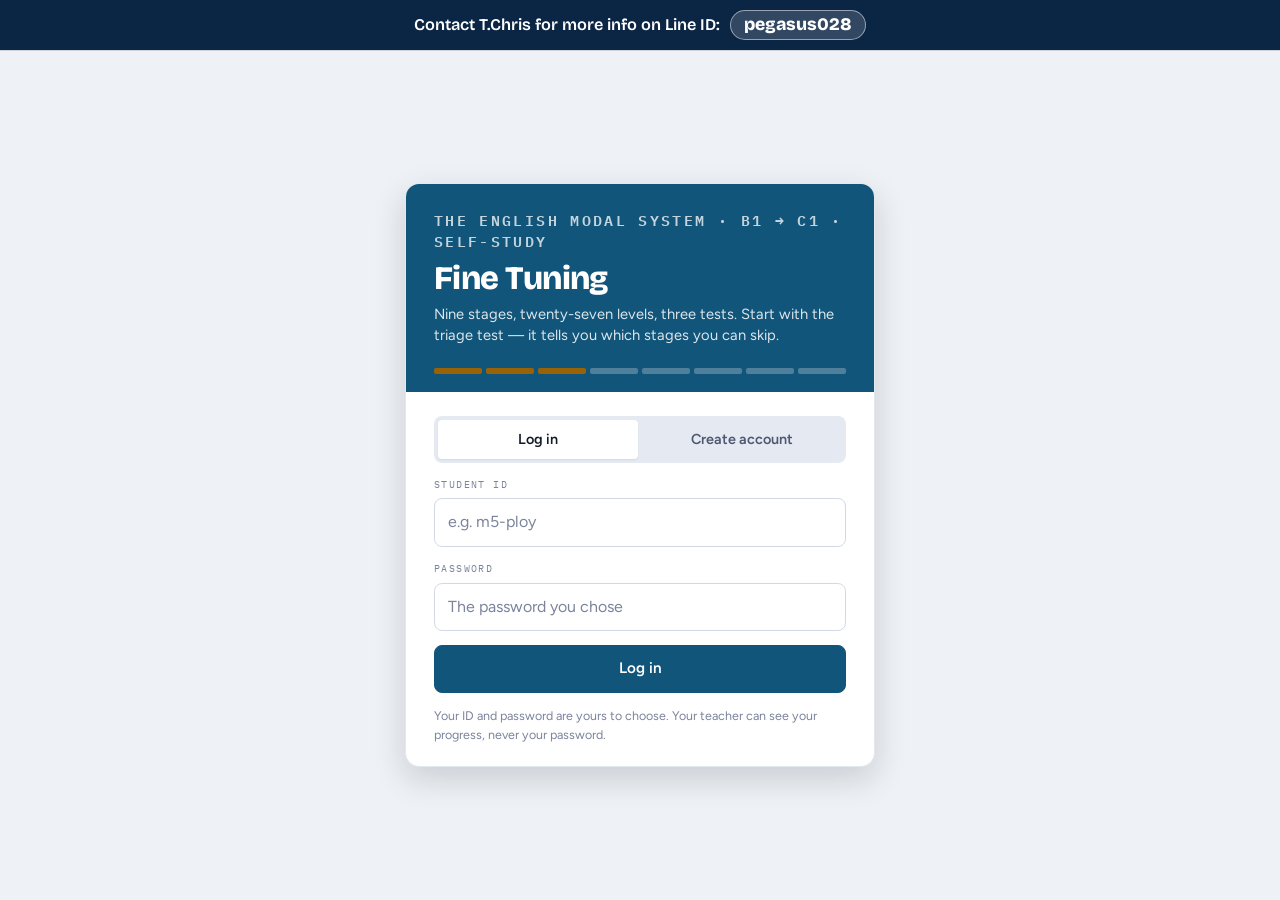
<file: index.html>
<!DOCTYPE html>
<html lang="en">
<head>
<meta charset="utf-8">
<meta name="viewport" content="width=device-width, initial-scale=1">
<title>Fine Tuning — The English Modal System</title>
<link rel="icon" href="data:image/svg+xml,%3Csvg xmlns='http://www.w3.org/2000/svg' viewBox='0 0 32 32'%3E%3Crect width='32' height='32' rx='7' fill='%2312557A'/%3E%3Cpath d='M6 22 A10 10 0 0 1 26 22' fill='none' stroke='%23E5AE4A' stroke-width='2.2' stroke-linecap='round'/%3E%3Cpath d='M16 22 L22 13' stroke='%23E5AE4A' stroke-width='2.4' stroke-linecap='round'/%3E%3Ccircle cx='16' cy='22' r='2.2' fill='%23E5AE4A'/%3E%3C/svg%3E">
<link rel="preconnect" href="https://fonts.googleapis.com">
<link rel="preconnect" href="https://fonts.gstatic.com" crossorigin>
<link rel="stylesheet" href="https://fonts.googleapis.com/css2?family=Bricolage+Grotesque:opsz,wght@12..96,600;12..96,800&family=Figtree:wght@400;500;600;700&family=IBM+Plex+Mono:wght@400;600&display=swap">
<link rel="stylesheet" href="theme.css?v=2026-11-10sd">
<link rel="stylesheet" href="prep.css?v=2026-11-18b">
<style>
/* ======================= STUDENT CONSOLE ============================== */
.wrap{max-width:900px;margin:0 auto;padding-inline:16px}
.hidden{display:none!important}
.tiny{font-size:.78rem;color:var(--ink-3);line-height:1.5}

/* ---------------------------------------------------------- login card */
#screen-login{display:flex;align-items:center;justify-content:center;padding:28px 16px}
.console{
  width:100%;max-width:470px;background:var(--surface);border-radius:var(--r-l);
  box-shadow:var(--shadow-l);overflow:hidden;border:1px solid var(--rule-soft);
}
.console-top{padding:26px var(--pad) 22px;background:var(--accent);color:var(--accent-ink)}
.console-top .kicker{color:var(--accent-ink);opacity:.75}
.console-top h1{font-size:2.05rem;line-height:1.02;margin:10px 0 8px;font-weight:800}
.console-top p{font-size:.92rem;opacity:.85;line-height:1.45}
.readout{
  display:flex;gap:0;background:var(--accent);padding:0 var(--pad) 18px;color:var(--accent-ink);
}
.readout span{
  flex:1;height:6px;background:rgba(255,255,255,.25);margin-right:4px;border-radius:2px;
}
.readout span:last-child{margin-right:0}
.readout span.on{background:var(--gold)}
.console-body{padding:24px var(--pad) 22px;display:flex;flex-direction:column;gap:14px}
.tabs{display:flex;gap:4px;background:var(--surface-2);padding:4px;border-radius:var(--r-m)}
.tab{
  flex:1;padding:8px;border:none;background:transparent;border-radius:var(--r-s);
  font-weight:600;font-size:.9rem;color:var(--ink-2);cursor:pointer;
}
.tab.on{background:var(--surface);color:var(--ink);box-shadow:var(--shadow-s)}
.msg{font-size:.88rem;padding:10px 12px;border-radius:var(--r-m);line-height:1.45}
.msg.bad{background:var(--no-soft);color:var(--no)}
.msg.info{background:var(--surface-2);color:var(--ink-2)}

/* --------------------------------------------------------------- header */
.bar{position:sticky;top:var(--ribbon-h);z-index:20;background:var(--ground);border-bottom:1px solid var(--rule)}
.bar-in{max-width:900px;margin:0 auto;padding:12px 16px;display:flex;align-items:center;gap:14px;flex-wrap:wrap}
.bar-id{display:flex;flex-direction:column;gap:1px;min-width:0;flex:1 1 150px}
.bar-name{font-family:var(--f-display);font-weight:700;font-size:1.02rem;line-height:1.15;overflow:hidden;text-overflow:ellipsis;white-space:nowrap}
.bar-rank{font-family:var(--f-mono);font-size:9.5px;letter-spacing:.13em;text-transform:uppercase;color:var(--accent)}
.gauge{flex:2 1 190px;display:flex;flex-direction:column;gap:4px;min-width:150px}
.gauge-top{display:flex;justify-content:space-between;align-items:baseline;font-family:var(--f-mono);font-size:9.5px;letter-spacing:.12em;text-transform:uppercase;color:var(--ink-3)}
.gauge-top b{font-size:12px;color:var(--ink);font-variant-numeric:tabular-nums}
.bar-line{height:7px;background:var(--surface-3);border-radius:99px;overflow:hidden}
.bar-line span{display:block;height:100%;background:var(--accent);border-radius:99px;transition:width .5s ease}
.bar-line.thin{height:5px}
.bar-line.gold span{background:var(--gold)}
.bar-stats{display:flex;gap:7px;flex:0 0 auto;align-items:center}
.chip{
  display:flex;flex-direction:column;align-items:center;padding:5px 9px;border-radius:var(--r-m);
  background:var(--surface);border:1px solid var(--rule-soft);min-width:48px;
}
.chip b{font-family:var(--f-mono);font-size:13px;font-weight:600;font-variant-numeric:tabular-nums;line-height:1.2}
.chip span{font-family:var(--f-mono);font-size:8.5px;letter-spacing:.1em;text-transform:uppercase;color:var(--ink-3)}
.chip.streak b{color:var(--gold)}
.nav{display:flex;gap:2px;max-width:900px;margin:0 auto;padding:0 12px 8px;overflow-x:auto}
.nav button{
  border:none;background:transparent;padding:7px 11px;border-radius:var(--r-m);cursor:pointer;
  font-family:var(--f-mono);font-size:10px;font-weight:600;letter-spacing:.11em;text-transform:uppercase;
  color:var(--ink-3);white-space:nowrap;
}
.nav button.on{background:var(--accent-soft);color:var(--accent)}
.nav button:hover{color:var(--ink)}

main{padding-block:22px 72px}
.sect-h{display:flex;align-items:baseline;justify-content:space-between;gap:12px;margin-bottom:14px;flex-wrap:wrap}
.sect-h h2{font-size:1.45rem}

/* -------------------------------------------------------- resume card */
.resume{
  width:100%;text-align:left;display:flex;align-items:stretch;overflow:hidden;
  border:none;border-radius:var(--r-l);background:var(--accent);color:var(--accent-ink);
  box-shadow:var(--shadow-m);cursor:pointer;margin-bottom:22px;padding:0;
  transition:transform .12s,box-shadow .12s;
}
.resume:hover{transform:translateY(-1px);box-shadow:var(--shadow-l)}
.resume.done{cursor:default;background:var(--ok)}
.resume-art{flex:0 0 118px;height:auto;margin:0;border-radius:0;align-self:stretch;background:rgba(255,255,255,.12)}
@media (max-width:560px){.resume-art{display:none}}
.resume-t{flex:1;min-width:0;display:flex;flex-direction:column;gap:2px;padding:15px 18px}
.resume-t .kicker{color:var(--accent-ink);opacity:.75}
.resume-n{font-family:var(--f-display);font-weight:700;font-size:1.16rem;line-height:1.2}
.resume-s{font-size:.86rem;opacity:.85;line-height:1.4}
.resume-go{flex:0 0 auto;align-self:center;padding:10px 20px 10px 6px;font-weight:700;font-size:.95rem;white-space:nowrap}

/* ------------------------------------------------------------- systems */
.systems{display:flex;flex-direction:column;gap:12px}
.sys{background:var(--surface);border:1px solid var(--rule-soft);border-radius:var(--r-l);box-shadow:var(--shadow-s);overflow:hidden}
.sys.done{border-color:var(--ok)}
.sys-head{
  width:100%;display:flex;gap:12px;align-items:flex-start;padding:15px 16px;
  background:none;border:none;cursor:pointer;text-align:left;
}
.sys-art{flex:0 0 96px;height:34px;border-radius:var(--r-s);overflow:hidden;margin:0;background:var(--accent-soft)}
.sys-art svg{display:block;width:100%;height:100%}
@media (max-width:560px){.sys-art{display:none}}
.sys-meta{flex:1;min-width:0;display:flex;flex-direction:column;gap:5px}
.sys-line1{display:flex;align-items:center;gap:8px;flex-wrap:wrap}
.sys-code{font-family:var(--f-mono);font-size:10px;font-weight:600;letter-spacing:.1em;color:var(--ink-3)}
.sys-name{font-family:var(--f-display);font-weight:700;font-size:1.08rem;line-height:1.2}
.sys-blurb{font-size:.88rem;color:var(--ink-2);line-height:1.45}
.sys-prog{display:flex;align-items:center;gap:9px}
.sys-prog .bar-line{flex:1}
.sys-pct{font-family:var(--f-mono);font-size:10px;color:var(--ink-3);font-variant-numeric:tabular-nums}
.caret{flex:0 0 auto;color:var(--ink-3);font-size:1.1rem;padding-top:2px;transition:transform .18s}
.sys.exp .caret{transform:rotate(90deg)}
.sys-body{border-top:1px solid var(--rule-soft);padding:8px 10px 12px;display:flex;flex-direction:column;gap:10px}
/* ---- reading a paper back -------------------------------------------- */
.rev{display:flex;flex-direction:column;gap:12px}
.rev-top{display:flex;gap:14px;align-items:flex-start;justify-content:space-between;flex-wrap:wrap}
.rev-top h2{font-family:var(--f-display);font-size:1.5rem;margin-top:2px}
.rev-sub{font-size:.9rem;color:var(--ink-2);margin-top:5px;max-width:60ch}
.rev-sec{
  display:flex;gap:9px;align-items:baseline;flex-wrap:wrap;
  border-bottom:1px solid var(--rule);padding-bottom:6px;margin-top:16px;
}
.rev-sec-p{font-family:var(--f-mono);font-size:10px;letter-spacing:.1em;color:var(--ink-3)}
.rev-sec-t{font-family:var(--f-display);font-weight:700;font-size:1.02rem}
.rev-passage{
  background:var(--surface-2);border:1px solid var(--rule-soft);border-radius:var(--r-m);
  padding:14px 16px;font-size:.93rem;line-height:1.65;
}
.rev-passage p+p{margin-top:.75em}
.revq{
  background:var(--surface);border:1px solid var(--rule-soft);border-left-width:3px;
  border-radius:var(--r-m);padding:13px 15px;display:flex;flex-direction:column;gap:9px;
}
.revq.ok{border-left-color:var(--ok)}
.revq.bad{border-left-color:var(--no)}
.revq.blank{border-left-color:var(--ink-3)}
.revq-h{display:flex;gap:9px;align-items:center}
.revq-n{
  width:22px;height:22px;border-radius:50%;background:var(--surface-2);color:var(--ink-2);
  display:grid;place-items:center;font-family:var(--f-mono);font-size:11px;flex:0 0 auto;
}
.revq-s{font-family:var(--f-mono);font-size:10px;letter-spacing:.07em;text-transform:uppercase;color:var(--ink-3)}
.revq.ok .revq-s{color:var(--ok)}
.revq.bad .revq-s{color:var(--no)}
.revq-given{font-style:italic;color:var(--ink-2);font-size:.93rem}
.revq-line{font-size:.93rem;line-height:1.6;background:var(--surface-2);border-radius:var(--r-s);padding:8px 11px}
.revq-line b{font-family:var(--f-mono);font-size:10px;color:var(--ink-3);margin-right:7px}
.rev-dlg p{display:block}
.rev-dlg p b{font-family:var(--f-mono);font-size:10px;color:var(--ink-3);margin-right:7px}
.revq-stem{font-size:.97rem;line-height:1.55}
.revq-opts{list-style:none;display:flex;flex-direction:column;gap:5px;counter-reset:o}
.revq-opts li{
  counter-increment:o;position:relative;padding:8px 11px 8px 32px;font-size:.92rem;
  border:1px solid var(--rule-soft);border-radius:var(--r-s);background:var(--surface-2);
}
.revq-opts li::before{
  content:counter(o);position:absolute;left:11px;top:8px;
  font-family:var(--f-mono);font-size:10px;color:var(--ink-3);
}
.revq-opts li.key{border-color:var(--ok);background:var(--ok-soft)}
.revq-opts li.chose{border-color:var(--no);background:var(--no-soft)}
.revq-tag{
  margin-left:8px;font-family:var(--f-mono);font-size:9px;letter-spacing:.06em;
  text-transform:uppercase;padding:1px 6px;border-radius:99px;white-space:nowrap;
}
.revq-tag.key{background:var(--ok);color:#fff}
.revq-tag.chose{background:var(--no);color:#fff}
.revq-fix{font-size:.9rem;color:var(--ok)}
.revq-blank{font-size:.88rem;color:var(--ink-3)}
.revq-why{font-size:.92rem;line-height:1.6;color:var(--ink-2);border-top:1px dashed var(--rule-soft);padding-top:9px}
.revq-wh{
  display:inline-block;font-family:var(--f-mono);font-size:9px;letter-spacing:.08em;
  text-transform:uppercase;color:var(--ink-3);margin-right:8px;
}
.revq-go{font-size:.85rem;color:var(--ink-3)}
.linky{background:none;border:none;padding:0;color:var(--accent);cursor:pointer;font:inherit;text-decoration:underline}
.step-acts{display:flex;gap:8px;flex-wrap:wrap;padding:0 16px 13px}

/* ---- arriving from the checklist ------------------------------------- */
.pace{
  font-family:var(--f-mono);font-size:10px;letter-spacing:.06em;text-transform:uppercase;
  color:var(--ink-3);white-space:nowrap;
}
.pace.ok{color:var(--ok)}
.pace.low{color:var(--no)}

/* ---- the class dropdown on the sign-in screen ------------------------- */
#f-pick{
  width:100%;padding:11px 13px;border-radius:var(--r-m);
  border:1px solid var(--rule);background:var(--surface);color:var(--ink);
  font-family:inherit;font-size:1rem;line-height:1.3;appearance:none;
  background-image:url("data:image/svg+xml,%3Csvg xmlns='http://www.w3.org/2000/svg' viewBox='0 0 12 8'%3E%3Cpath fill='%237C8A98' d='M1 1l5 5 5-5'/%3E%3C/svg%3E");
  background-repeat:no-repeat;background-position:right 13px center;background-size:11px;
  padding-right:34px;
}
#f-pick:focus{outline:2px solid var(--accent-line);outline-offset:1px}
#f-pick option{color:var(--ink);background:var(--surface)}
.tabs .tab{white-space:nowrap}
@media (max-width:420px){ .tabs{flex-wrap:wrap} }

/* ---- one introduction spanning a system's modules --------------------- */
.ckgroup{display:flex;flex-direction:column;gap:7px}
.ckgrid{display:flex;gap:8px;align-items:stretch}
.ckstack{flex:1;min-width:0;display:flex;flex-direction:column;gap:7px}
.ckstack .ckrow{width:100%}
.ckpod{
  flex:0 0 auto;display:flex;flex-direction:column;align-items:center;justify-content:center;gap:7px;
  padding:0 16px;min-width:116px;
  border:1px solid var(--rule);border-radius:var(--r-m);background:var(--surface);
  color:var(--ink);font-size:.85rem;font-weight:600;cursor:pointer;white-space:nowrap;
  transition:border-color .12s,background .12s;
}
.ckpod:hover{border-color:var(--accent-line);background:var(--accent-soft)}
.ckpod.done{border-color:var(--ok);color:var(--ok)}
.ckpod.done .res-i{background:var(--ok)}
.ckpod-l{line-height:1.2}
@media (max-width:560px){
  .ckgrid{flex-direction:column}
  .ckpod{flex-direction:row;padding:9px 14px;min-width:0}
}

/* ---- the last two days ------------------------------------------------- */
.sprint{
  background:var(--surface);border:1px solid var(--accent-line);border-left:4px solid var(--accent);
  border-radius:var(--r-l);box-shadow:var(--shadow-s);padding:16px 18px;margin-bottom:14px;
  display:flex;flex-direction:column;gap:11px;
}
.sprint-h{display:flex;flex-direction:column;gap:3px}
.sprint-n{font-family:var(--f-display);font-weight:700;font-size:1.22rem;line-height:1.2}
.sprint-s{font-size:.88rem;color:var(--ink-2);line-height:1.5}
.sprint-bar{height:8px;border-radius:99px;background:var(--surface-2);overflow:hidden}
.sprint-bar span{display:block;height:100%;background:var(--accent);border-radius:99px;transition:width .4s}
.sprint-r{display:flex;gap:9px;flex-wrap:wrap}
.sprint-r .btn{flex:1;min-width:140px}

/* ---- the class board ---------------------------------------------------- */
.boardwrap{margin-top:22px}
.boardbar{
  position:relative;height:10px;border-radius:99px;background:var(--surface-2);
  overflow:hidden;margin-bottom:11px;
}
.boardbar span{display:block;height:100%;background:var(--gold);border-radius:99px;transition:width .5s}
.boardbar i{
  position:absolute;right:8px;top:-17px;font-family:var(--f-mono);font-size:9px;
  letter-spacing:.06em;color:var(--ink-3);font-style:normal;
}
.board{list-style:none;display:flex;flex-direction:column;gap:5px}
.board li{
  display:flex;align-items:center;gap:11px;padding:9px 12px;border-radius:var(--r-m);
  background:var(--surface);border:1px solid var(--rule-soft);font-size:.92rem;
}
.board li.me{border-color:var(--accent);background:var(--accent-soft);font-weight:600}
.board li.apart{margin-top:8px;border-style:dashed}
.board-p{
  flex:0 0 auto;width:22px;text-align:center;font-family:var(--f-mono);
  font-size:11px;color:var(--ink-3);
}
.board li.me .board-p{color:var(--accent)}
.board-n{flex:1;min-width:0;overflow:hidden;text-overflow:ellipsis;white-space:nowrap}
.board-c,.board-q{
  flex:0 0 auto;display:flex;flex-direction:column;align-items:flex-end;
  font-family:var(--f-display);font-weight:700;font-size:.95rem;line-height:1.1;
}
.board-c i,.board-q i{
  font-family:var(--f-mono);font-size:8px;letter-spacing:.06em;text-transform:uppercase;
  color:var(--ink-3);font-style:normal;font-weight:400;
}
.board-c{min-width:44px}
.board-q{min-width:58px}

/* ---- the summary slides, at the head of the revision sheet ------------- */
.rvslides{
  background:var(--surface);border:1px solid var(--rule-soft);border-radius:var(--r-l);
  box-shadow:var(--shadow-s);padding:16px 17px 13px;
}
.rvs-h{display:flex;align-items:baseline;justify-content:space-between;gap:12px;margin-bottom:11px}
.rvs-h h3{font-family:var(--f-display);font-size:1.12rem;line-height:1.2}
.rvs-count{flex:0 0 auto;font-family:var(--f-mono);font-size:11px;letter-spacing:.06em;color:var(--ink-3)}
.rvs-stage{position:relative;max-width:820px;margin:0 auto;border-radius:var(--r-m);overflow:hidden;background:#0b0f14}
.rvs-slide{display:none;margin:0}
.rvs-slide.on{display:block}
.rvs-slide img{display:block;width:100%;height:auto;cursor:zoom-in}
.rvs-slide figcaption{display:none}
.rvs-bar{display:flex;align-items:center;gap:10px;margin-top:11px}
.rvs-nav{
  flex:0 0 auto;width:36px;height:36px;border:1px solid var(--rule);border-radius:50%;
  cursor:pointer;background:var(--surface);color:var(--ink-2);
  font-size:20px;line-height:1;display:grid;place-items:center;
}
.rvs-nav:hover{background:var(--accent-soft);color:var(--accent);border-color:var(--accent-line)}
.rvs-dots{flex:1 1 auto;display:flex;flex-wrap:wrap;gap:6px;justify-content:center}
.rvs-dot{width:9px;height:9px;padding:0;border:0;border-radius:50%;cursor:pointer;background:var(--rule)}
.rvs-dot.on{background:var(--accent)}
.rvs-foot{margin-top:9px;text-align:center;font-size:.8rem;color:var(--ink-3)}
.rvs-big{display:block;width:100%;height:auto;border-radius:var(--r-m)}

/* ---- the revision sheet ------------------------------------------------ */
.rvwrap{display:flex;flex-direction:column;gap:18px}
.rvsec{
  background:var(--surface);border:1px solid var(--rule-soft);border-radius:var(--r-l);
  box-shadow:var(--shadow-s);padding:18px 19px;
}
.rvh{display:flex;align-items:center;gap:11px;font-family:var(--f-display);font-size:1.22rem;line-height:1.2}
.rvh-n{
  flex:0 0 auto;width:28px;height:28px;border-radius:8px;background:var(--accent);color:var(--accent-ink);
  display:grid;place-items:center;font-family:var(--f-mono);font-size:13px;font-weight:600;
}
.rvblurb{color:var(--ink-2);font-size:.9rem;margin-top:8px;line-height:1.5}
.rvlvl{
  margin-top:16px;display:flex;align-items:baseline;gap:9px;flex-wrap:wrap;
  font-family:var(--f-display);font-weight:700;font-size:1rem;
  border-bottom:1px solid var(--rule-soft);padding-bottom:5px;
}
.rvlvl-n{font-family:var(--f-mono);font-size:10px;letter-spacing:.09em;text-transform:uppercase;color:var(--ink-3);font-weight:400}
.rvkey{margin-top:9px;font-size:.93rem;line-height:1.6;color:var(--ink-2)}
.rvkey b{display:block;color:var(--ink);font-size:.95rem;margin-bottom:2px}
.rvkey.done{opacity:.45}
.rvrules{margin-top:15px;padding-top:13px;border-top:1px dashed var(--rule)}
.rvrules-h{
  display:block;font-family:var(--f-mono);font-size:10px;letter-spacing:.08em;
  text-transform:uppercase;color:var(--ink-3);margin-bottom:9px;
}
.rvrule{
  margin-bottom:10px;padding-left:11px;border-left:2px solid var(--rule);
  font-size:.92rem;line-height:1.6;color:var(--ink-2);
}
.rvrule b{display:block;color:var(--ink);margin-bottom:1px}
.rvrule.shaky{border-left-color:var(--no);background:var(--no-soft);padding:8px 11px;border-radius:0 var(--r-s) var(--r-s) 0}
.rvflag{
  margin-left:9px;font-family:var(--f-mono);font-size:9px;letter-spacing:.06em;
  text-transform:uppercase;color:var(--no);font-weight:400;
}
@media print{
  .ribbon,.bar,.nav,.sect-h .btn,#toast-slot,#modal-slot{display:none !important}
  body{background:#fff}
  .rvsec{break-inside:avoid;box-shadow:none;border-color:#ccc}
  .rvkey.done{opacity:1}
  .rvs-bar,.rvs-foot,.rvs-count{display:none !important}
  .rvslides{box-shadow:none;border-color:#ccc;padding:0;border:0}
  .rvs-stage{background:none;overflow:visible;border-radius:0}
  .rvs-slide{display:block !important;break-inside:avoid;margin-bottom:9px}
  .rvs-slide img{cursor:auto;border:1px solid #ddd}
}

/* ---- the videos screen -------------------------------------------------- */
.vidlist{display:flex;flex-direction:column;gap:14px}
.vidrow{
  background:var(--surface);border:1px solid var(--rule-soft);border-radius:var(--r-l);
  box-shadow:var(--shadow-s);padding:15px 17px;display:flex;flex-direction:column;gap:11px;
}
.vidrow.done{border-color:var(--ok)}
.vidrow h3{font-family:var(--f-display);font-weight:700;font-size:1.08rem;line-height:1.2}
.ckmedia{flex:0 0 auto;display:flex;flex-direction:column;gap:7px}
.ckmedia .ckpod{flex:1}
@media (max-width:560px){ .ckmedia{flex-direction:row} .ckmedia .ckpod{flex:1} }

/* ---- the podcasts screen ---------------------------------------------- */
.gate-alt{
  display:flex;align-items:center;justify-content:center;gap:11px;flex-wrap:wrap;
  margin-top:18px;font-size:.85rem;color:var(--ink-3);
}
.podlist{display:flex;flex-direction:column;gap:11px}
.podrow{
  background:var(--surface);border:1px solid var(--rule-soft);border-radius:var(--r-l);
  box-shadow:var(--shadow-s);padding:15px 17px;display:flex;flex-direction:column;gap:11px;
}
.podrow.done{border-color:var(--ok)}
.podrow h3{font-family:var(--f-display);font-weight:700;font-size:1.08rem;line-height:1.2}
.podrow .pod-a{width:100%;height:38px}
.podrow-miss{display:none;font-size:.85rem;color:var(--ink-3)}
.podrow.missing .podrow-miss{display:block}

/* ---- narrowing the review to the errors ------------------------------- */
.rev-filter{display:flex;gap:8px;flex-wrap:wrap}
.rev-sec-n{
  margin-left:auto;font-family:var(--f-mono);font-size:10px;letter-spacing:.06em;color:var(--ink-3);
}

/* ---- the exam plan --------------------------------------------------- */
.gate{
  background:var(--surface);border:1px solid var(--accent-line);border-radius:var(--r-l);
  box-shadow:var(--shadow-s);padding:0 0 28px;text-align:center;overflow:hidden;
}
.gate-art{height:74px;margin:0 0 22px;background:var(--accent-soft)}
.gate-art svg{display:block;width:100%;height:100%}
.gate h2{font-family:var(--f-display);font-size:1.75rem;line-height:1.15;padding:0 20px}
.gate>p{font-size:1.05rem;color:var(--ink-2);margin-top:7px;padding:0 20px}
.gate .gate-sub{font-size:.9rem;color:var(--ink-3);max-width:46ch;margin:16px auto 22px;line-height:1.55}
.btn.lg{font-size:1rem;padding:13px 30px}
.step{
  background:var(--surface);border:1px solid var(--rule-soft);border-radius:var(--r-l);
  box-shadow:var(--shadow-s);margin-bottom:14px;overflow:hidden;
}
.step.open{border-color:var(--accent-line)}
.step.shut{opacity:.6}
.step-h{display:flex;gap:12px;align-items:center;padding:14px 16px}
.step-n{
  flex:0 0 auto;width:26px;height:26px;border-radius:50%;background:var(--accent);color:var(--accent-ink);
  display:grid;place-items:center;font-family:var(--f-mono);font-size:12px;font-weight:600;
}
.step.shut .step-n{background:var(--rule);color:var(--ink-3)}
.step-t{flex:1;min-width:0;display:flex;flex-direction:column;gap:3px}
.step-name{font-family:var(--f-display);font-weight:700;font-size:1.05rem}
.step-s{font-size:.85rem;color:var(--ink-2)}
.step-pct{font-family:var(--f-mono);font-size:.95rem;font-weight:600;color:var(--ink-2);font-variant-numeric:tabular-nums}
.step-pct.good{color:var(--ok)}
.step-lock{color:var(--ink-3);font-size:.7rem}
.step-b{border-top:1px solid var(--rule-soft);padding:12px 14px 14px;display:flex;flex-direction:column;gap:7px}
.ck-h{font-size:.85rem;color:var(--ink-2);margin-bottom:3px}
.allclear{font-size:.88rem;color:var(--ok)}
.ckrow{
  display:flex;gap:11px;align-items:center;width:100%;text-align:left;cursor:pointer;
  background:var(--surface-2);border:1px solid var(--rule-soft);border-radius:var(--r-m);padding:10px 12px;
  transition:border-color .12s,background .12s;
}
.ckrow:hover{border-color:var(--accent-line);background:var(--accent-soft)}
.ck-box{
  flex:0 0 auto;width:19px;height:19px;border-radius:5px;border:1.5px solid var(--rule);
  display:grid;place-items:center;font-size:11px;color:var(--accent-ink);
}
.ckrow.done .ck-box{background:var(--ok);border-color:var(--ok);color:#fff}
.ckrow.done .ck-name{text-decoration:line-through;color:var(--ink-3)}
.ck-txt{flex:1;min-width:0;display:flex;flex-direction:column;gap:2px}
.ck-name{font-weight:600;font-size:.94rem}
.ck-sub{font-size:.78rem;color:var(--ink-3)}
.ck-go{flex:0 0 auto;font-family:var(--f-mono);font-size:10px;letter-spacing:.06em;color:var(--accent)}
.ckrow.done .ck-go{color:var(--ok)}

.lvl{border:1px solid var(--rule-soft);border-radius:var(--r-m);overflow:hidden}
.lvl-head{
  width:100%;display:flex;gap:10px;align-items:center;padding:11px 12px;
  background:var(--surface-2);border:none;cursor:pointer;text-align:left;
}
.lvl-n{
  flex:0 0 auto;width:26px;height:26px;border-radius:50%;background:var(--surface);
  border:1px solid var(--rule);display:grid;place-items:center;
  font-family:var(--f-mono);font-size:11px;font-weight:700;color:var(--ink-2);
}
.lvl.done .lvl-n{background:var(--ok);border-color:var(--ok);color:#fff}
.lvl-t{flex:1;min-width:0}
.lvl-name{display:block;font-weight:700;font-size:.96rem;line-height:1.3}
.lvl-sub{display:block;font-family:var(--f-mono);font-size:9.5px;letter-spacing:.1em;text-transform:uppercase;color:var(--ink-3);margin-top:2px}
.lvl-pct{font-family:var(--f-mono);font-size:11px;color:var(--ink-2);font-variant-numeric:tabular-nums;flex:0 0 auto}
.lvl-body{padding:4px 6px 8px;display:flex;flex-direction:column}
.mrow{
  display:flex;align-items:center;gap:11px;width:100%;text-align:left;padding:10px 10px;
  background:none;border:none;border-radius:var(--r-m);cursor:pointer;
}
.mrow:hover:not([disabled]){background:var(--surface-2)}
.mrow[disabled]{opacity:.5;cursor:not-allowed}
.mrow-tick{
  flex:0 0 auto;width:20px;height:20px;border-radius:50%;border:2px solid var(--rule);
  display:grid;place-items:center;font-size:11px;font-weight:700;color:#fff;
}
.mrow.done .mrow-tick{background:var(--ok);border-color:var(--ok)}
.mrow.done .mrow-tick::after{content:"\2713"}
.mrow-txt{flex:1;min-width:0}
.mrow-name{display:block;font-weight:600;font-size:.93rem;line-height:1.35}
.mrow-sub{display:block;font-family:var(--f-mono);font-size:9.5px;letter-spacing:.1em;text-transform:uppercase;color:var(--ink-3);margin-top:2px}
.mrow-score{font-family:var(--f-mono);font-size:11px;color:var(--ink-2);font-variant-numeric:tabular-nums;flex:0 0 auto}
.mrow.check{border-top:1px dashed var(--rule);margin-top:4px}
.mrow.check .mrow-name{color:var(--gold)}

/* --------------------------------------------- stage media (resources) */
.sys-res{
  display:flex;flex-wrap:wrap;gap:7px;padding:0 16px 14px;
  border-bottom:1px solid var(--rule-soft);margin-bottom:-1px;
}
.res{
  display:inline-flex;align-items:center;gap:7px;padding:7px 13px;border-radius:99px;
  border:1px solid var(--rule);background:var(--surface);color:var(--ink);
  font-size:.85rem;font-weight:600;cursor:pointer;text-decoration:none;white-space:nowrap;
  transition:border-color .12s,background .12s;
}
.res:hover{border-color:var(--accent-line);background:var(--accent-soft)}
.res-i{
  width:18px;height:18px;border-radius:50%;background:var(--accent);color:var(--accent-ink);
  display:grid;place-items:center;font-size:10px;flex:0 0 auto;line-height:1;
}
.res.go{border-color:var(--accent-line);background:var(--accent-soft);color:var(--accent)}
.res.go:hover{border-color:var(--accent);background:var(--accent-soft)}
.res.done{border-color:var(--ok);color:var(--ok)}
.res.done .res-i{background:var(--ok)}
.res-x{
  font-family:var(--f-mono);font-size:9px;letter-spacing:.06em;text-transform:uppercase;
  color:var(--ink-3);font-weight:400;
}
.res-drop{flex:0 0 100%}
.res-drop:empty{display:none}
.pod{
  margin-top:10px;padding:12px 14px;border-radius:var(--r-m);
  background:var(--surface-2);border:1px solid var(--rule-soft);
  display:flex;flex-direction:column;gap:10px;
}
.pod-t{display:flex;flex-direction:column;gap:1px;min-width:0}
.pod-n{font-weight:600;font-size:.93rem;line-height:1.25}
.pod-s{font-family:var(--f-mono);font-size:9.5px;letter-spacing:.08em;text-transform:uppercase;color:var(--ink-3)}
.pod-a{width:100%;height:36px}
.modal-card:has(.ytbox){max-width:660px}
.ytbox{width:100%;aspect-ratio:16/9;border-radius:var(--r-m);overflow:hidden;background:var(--ink)}
.ytbox iframe{width:100%;height:100%;border:0;display:block}

/* ---------------------------------------------------------------- play */
.play{max-width:700px;margin:0 auto}
.play-top{display:flex;align-items:center;gap:12px;margin-bottom:14px}
.play-top .bar-line{flex:1}
.qcount{font-family:var(--f-mono);font-size:10px;letter-spacing:.1em;color:var(--ink-3);font-variant-numeric:tabular-nums}
.theory{padding:var(--pad);display:flex;flex-direction:column;gap:14px}
.theory h3{font-size:1.35rem;line-height:1.15}
.theory .key{
  font-size:1.02rem;line-height:1.5;font-weight:600;border-left:3px solid var(--gold);
  padding-left:14px;color:var(--ink);
}
.theory .prose p{font-size:.97rem;line-height:1.65;color:var(--ink-2);margin-bottom:.8em}
.theory .prose p:last-child{margin-bottom:0}
.theory .prose em{font-style:italic;color:var(--ink)}
.theory .prose strong{color:var(--ink)}
.theory .prose u{text-decoration-color:var(--accent-line);text-underline-offset:3px}
.exlist{display:flex;flex-direction:column;gap:10px;background:var(--surface-2);padding:14px;border-radius:var(--r-m)}
.exlist .s{font-size:.99rem}
.exlist .s s{opacity:.62}
.exlist .g{font-family:var(--f-mono);font-size:9.5px;letter-spacing:.06em;color:var(--ink-3);margin-top:3px;line-height:1.45}
.simple-btn{align-self:flex-start}
.qcard{padding:var(--pad);display:flex;flex-direction:column}
.qtype{
  font-family:var(--f-mono);font-size:9.5px;letter-spacing:.15em;text-transform:uppercase;
  color:var(--accent);margin-bottom:12px;display:flex;justify-content:space-between;gap:10px;
}
.qtype .lv{color:var(--ink-3)}
#qhost{margin-bottom:16px}
.qfoot{display:flex;gap:10px;align-items:center;flex-wrap:wrap;position:relative}
.qfoot .grow{flex:1}
#feedback{margin-bottom:14px}

/* --------------------------------------------------------- time bonus */
.timer{position:relative;width:38px;height:38px;flex:0 0 auto}
.timer svg{transform:rotate(-90deg);display:block}
.timer .track{stroke:var(--surface-3)}
.timer .run{stroke:var(--gold);transition:stroke-dashoffset .1s linear,stroke .2s}
.timer.cold .run{stroke:var(--ink-3);opacity:.4}
.timer b{
  position:absolute;inset:0;display:grid;place-items:center;
  font-family:var(--f-mono);font-size:12px;font-weight:600;color:var(--gold);font-variant-numeric:tabular-nums;
}
.timer.cold b{color:var(--ink-3);font-size:9px}
.combo{
  display:inline-flex;align-items:center;gap:5px;padding:4px 9px;border-radius:99px;
  background:var(--gold-soft);color:var(--gold);font-family:var(--f-mono);font-size:10px;
  font-weight:600;letter-spacing:.08em;white-space:nowrap;
}
.xpfloat{
  position:absolute;right:0;top:-6px;font-family:var(--f-display);font-weight:800;font-size:1.15rem;
  color:var(--gold);pointer-events:none;animation:rise 1.1s ease-out forwards;
}
.xpfloat.plain{color:var(--accent)}
@keyframes rise{
  0%{opacity:0;transform:translateY(6px) scale(.9)}
  22%{opacity:1;transform:translateY(-4px) scale(1.06)}
  100%{opacity:0;transform:translateY(-30px) scale(1)}
}
.bonus-note{
  font-family:var(--f-mono);font-size:9.5px;letter-spacing:.1em;text-transform:uppercase;
  color:var(--gold);display:inline-flex;align-items:center;gap:5px;
}
.verdict.ok{animation:pop .28s ease-out}
@keyframes pop{0%{transform:scale(.985)}60%{transform:scale(1.008)}100%{transform:scale(1)}}

/* --------------------------------------------------------------- exam */
.examtop{
  position:sticky;top:calc(var(--ribbon-h) + 4px);z-index:15;
  display:flex;align-items:center;gap:12px;background:var(--surface);
  border:1px solid var(--rule);border-radius:var(--r-m);padding:9px 13px;margin-bottom:14px;
  box-shadow:var(--shadow-s);flex-wrap:wrap;
}
.examtop .sec{font-family:var(--f-mono);font-size:10px;letter-spacing:.11em;text-transform:uppercase;color:var(--accent);font-weight:600}
.examtop .clock{
  margin-left:auto;font-family:var(--f-mono);font-size:1.05rem;font-weight:600;
  font-variant-numeric:tabular-nums;color:var(--ink);
}
.examtop .clock.low{color:var(--no)}
.examnav{display:flex;flex-wrap:wrap;gap:4px;margin-top:10px}
.examnav button{
  width:30px;height:30px;border-radius:var(--r-s);border:1px solid var(--rule);
  background:var(--surface);font-family:var(--f-mono);font-size:11px;cursor:pointer;color:var(--ink-3);
}
.examnav button.ans{background:var(--accent-soft);border-color:var(--accent-line);color:var(--accent);font-weight:600}
.examnav button.here{background:var(--accent);border-color:var(--accent);color:var(--accent-ink);font-weight:700}
.instr{
  font-size:.9rem;color:var(--ink-2);background:var(--surface-2);border-radius:var(--r-m);
  padding:10px 13px;margin-bottom:14px;line-height:1.5;
}
.instr b{color:var(--ink);font-family:var(--f-mono);font-size:10px;letter-spacing:.12em;text-transform:uppercase;display:block;margin-bottom:3px}

/* --------------------------------------------------------- result panel */
.result{padding:var(--pad);text-align:center;display:flex;flex-direction:column;gap:16px;align-items:center}
.score-ring{
  width:126px;height:126px;border-radius:50%;display:grid;place-items:center;
  background:conic-gradient(var(--accent) calc(var(--p)*1%), var(--surface-3) 0);
}
.score-ring i{
  width:100px;height:100px;border-radius:50%;background:var(--surface);display:grid;place-items:center;
  font-family:var(--f-display);font-weight:800;font-size:1.9rem;font-style:normal;font-variant-numeric:tabular-nums;
}
.result h3{font-size:1.4rem}
.result p{color:var(--ink-2);font-size:.95rem;max-width:36rem}
.misslist{width:100%;text-align:left;display:flex;flex-direction:column;gap:8px;margin-top:4px}
.miss{background:var(--surface-2);border-radius:var(--r-m);padding:11px 13px;font-size:.9rem;line-height:1.5}
.miss b{display:block;font-family:var(--f-mono);font-size:9.5px;letter-spacing:.1em;text-transform:uppercase;color:var(--no);margin-bottom:4px}
.sectable{width:100%;border-collapse:collapse;font-size:.88rem;text-align:left}
.sectable th{font-family:var(--f-mono);font-size:9px;letter-spacing:.12em;text-transform:uppercase;color:var(--ink-3);padding:7px 8px;border-bottom:1px solid var(--rule)}
.sectable td{padding:7px 8px;border-bottom:1px solid var(--rule-soft)}
.sectable td.n{font-family:var(--f-mono);font-variant-numeric:tabular-nums;text-align:right}
.sectable tr.low td{background:var(--no-soft)}

/* ------------------------------------------------------------- record */
.awards{display:grid;grid-template-columns:1fr;gap:9px}
@media (min-width:620px){.awards{grid-template-columns:1fr 1fr}}
.award{display:flex;gap:12px;align-items:flex-start;padding:13px 14px;border-radius:var(--r-m);background:var(--surface);border:1px solid var(--rule-soft)}
.award.locked{opacity:.5}
.award-i{
  flex:0 0 auto;width:34px;height:34px;border-radius:50%;display:grid;place-items:center;
  background:var(--surface-2);color:var(--ink-3);font-family:var(--f-mono);font-size:13px;font-weight:600;
}
.award.got .award-i{background:var(--gold-soft);color:var(--gold)}
.award-n{display:block;font-weight:700;font-size:.95rem;font-family:var(--f-display);line-height:1.25}
.award-p{display:block;font-size:.85rem;color:var(--ink-2);line-height:1.4}
.award-h{display:block;font-family:var(--f-mono);font-size:9.5px;letter-spacing:.06em;color:var(--ink-3);margin-top:3px;line-height:1.4}
.sysgrid{display:grid;grid-template-columns:repeat(auto-fill,minmax(148px,1fr));gap:10px}
.systile{border:1px solid var(--rule);border-radius:var(--r-m);padding:11px 12px;display:flex;flex-direction:column;gap:6px}
.systile.done{border-color:var(--ok);background:var(--ok-soft)}
.systile b{font-family:var(--f-display);font-size:.9rem;line-height:1.2}
.systile span{font-family:var(--f-mono);font-size:9px;letter-spacing:.09em;text-transform:uppercase;color:var(--ink-3)}

/* ---------------------------------------------------------------- misc */
.empty{padding:34px 20px;text-align:center;color:var(--ink-3);font-size:.93rem}
.toast{
  position:fixed;left:50%;bottom:22px;transform:translateX(-50%);z-index:60;
  background:var(--ink);color:var(--ground);padding:11px 18px;border-radius:99px;
  font-size:.9rem;font-weight:600;box-shadow:var(--shadow-l);max-width:90vw;
}
.modal{position:fixed;inset:0;z-index:80;display:grid;place-items:center;background:rgba(8,11,18,.66);padding:20px}
.modal-card{
  background:var(--surface);border-radius:var(--r-l);padding:28px var(--pad);max-width:420px;width:100%;
  text-align:center;box-shadow:var(--shadow-l);display:flex;flex-direction:column;gap:12px;align-items:center;
}
.modal-card .seal{
  width:74px;height:74px;border-radius:50%;background:var(--gold-soft);color:var(--gold);
  display:grid;place-items:center;font-family:var(--f-mono);font-size:22px;font-weight:600;
  border:2px solid var(--gold);
}
.settings{display:flex;flex-direction:column;gap:14px;padding:var(--pad)}

/* --------------------------------------------------------- simulations */
.simcard{
  display:flex;gap:14px;align-items:stretch;padding:0;overflow:hidden;
  border:1px solid var(--rule-soft);border-radius:var(--r-l);background:var(--surface);
  box-shadow:var(--shadow-s);margin-bottom:12px;
}
.simcard .simart{flex:0 0 110px;background:var(--accent-soft)}
.simcard .simart svg{display:block;width:100%;height:100%}
@media (max-width:560px){.simcard .simart{display:none}}
.simbody{flex:1;min-width:0;padding:15px 16px;display:flex;flex-direction:column;gap:7px}
.simbody h3{font-size:1.08rem}
.simbody p{font-size:.88rem;color:var(--ink-2);line-height:1.45}
.simmeta{display:flex;gap:7px;flex-wrap:wrap;margin-top:2px}
.simgo{display:flex;gap:8px;flex-wrap:wrap;margin-top:6px}

/* ------------------------------------------------------- contact ribbon */
:root{ --ribbon-h:46px; --ribbon-bg:#0B2545; --ribbon-fg:#FFFFFF; }
.ribbon{
  position:fixed;top:0;left:0;right:0;z-index:50;
  background:var(--ribbon-bg);color:var(--ribbon-fg);
  display:flex;align-items:center;justify-content:center;
  padding:10px 14px;text-align:center;box-shadow:0 1px 0 rgba(0,0,0,.12);
}
.ribbon-in{
  display:inline-flex;align-items:center;justify-content:center;gap:10px;flex-wrap:wrap;
  font-family:var(--f-display);font-weight:600;font-size:1.02rem;line-height:1.25;
}
.ribbon-id{
  display:inline-block;color:var(--ribbon-fg);text-decoration:none;
  font-family:var(--f-display);font-weight:800;font-size:1.1rem;
  padding:3px 13px;border-radius:99px;
  background:rgba(255,255,255,.16);border:1.5px solid rgba(255,255,255,.5);
  transition:background .14s,border-color .14s;
}
.ribbon-id:hover{background:rgba(255,255,255,.28);border-color:#fff}
@media (max-width:560px){
  .ribbon{padding:9px 12px}
  .ribbon-in{font-size:.9rem;gap:8px}
  .ribbon-id{font-size:.98rem;padding:2px 11px}
}
body{padding-top:var(--ribbon-h)}
#screen-login{min-height:calc(100vh - var(--ribbon-h))}

/* Speculation and deduction tab */
.dd-h{font-size:1.05rem;margin:22px 0 10px}
.dd-card{background:var(--surface);border:1px solid var(--rule);border-radius:var(--r-m);padding:14px 16px;margin-bottom:12px}
.dd-t{font-weight:700;margin-bottom:4px}
.dd-p{color:var(--ink-2);font-size:.9rem;margin-bottom:10px}
.dd-scroll{overflow-x:auto}
.dd-table{min-width:560px}
.dd-table td{vertical-align:top}
.dd-chip{display:inline-block;padding:2px 8px;border-radius:var(--r-s);color:#000;font-weight:700;white-space:nowrap}
.dd-chip.g,.dd-q.g{background:#5fd35a}.dd-chip.b,.dd-q.b{background:#2eb8f0}
.dd-chip.y,.dd-q.y{background:#ffd400}.dd-chip.o,.dd-q.o{background:#ff9e3d}
.dd-quad{display:grid;grid-template-columns:92px 1fr 1fr;gap:6px}
.dd-ax{font-size:.72rem;font-weight:700;color:var(--ink-2);display:flex;align-items:center;justify-content:center;text-align:center;border:1px solid var(--rule);border-radius:var(--r-s);padding:6px 4px}
.dd-ax:first-child{border:0}
.dd-q{color:#000;border-radius:var(--r-s);padding:10px 12px;display:flex;flex-direction:column;gap:2px}
.dd-q small{font-size:.68rem;font-weight:700;letter-spacing:.06em;margin-top:4px}
.dd-q b{font-size:.98rem;line-height:1.25}
@media (max-width:520px){.dd-quad{grid-template-columns:54px 1fr 1fr}.dd-q b{font-size:.84rem}.dd-ax{font-size:.62rem}}
</style>
</head>
<body>

<!-- Persistent contact ribbon — sits above every screen of the portal. -->
<div class="ribbon">
  <span class="ribbon-in">Contact T.Chris for more info on Line ID:
    <a class="ribbon-id" href="https://line.me/ti/p/s8-dggjcqD"
       target="_blank" rel="noopener" title="Add T.Chris on LINE">pegasus028</a>
  </span>
</div>

<!-- ===================== LOGIN ===================== -->
<div id="screen-login">
  <div class="console">
    <div class="console-top">
      <p class="kicker">The English Modal System · B1 → C1 · self-study</p>
      <h1>Fine Tuning</h1>
      <p>Nine stages, twenty-seven levels, three tests. Start with the triage test — it tells you which stages you can skip.</p>
    </div>
    <div class="readout">
      <span class="on"></span><span class="on"></span><span class="on"></span><span></span>
      <span></span><span></span><span></span><span></span>
    </div>
    <div class="console-body">
      <div class="tabs" role="tablist">
        <button class="tab on" id="tab-fast" role="tab">Fast Access</button>
        <button class="tab" id="tab-in" role="tab">Log in</button>
        <button class="tab" id="tab-new" role="tab">Create account</button>
      </div>
      <div class="field hidden" id="wrap-pick">
        <label for="f-pick">Find your name</label>
        <select id="f-pick"><option value="">Choose your name…</option></select>
      </div>
      <div class="field" id="wrap-id">
        <label for="f-id">Student ID</label>
        <input type="text" id="f-id" autocomplete="username" placeholder="e.g. m5-ploy" spellcheck="false">
      </div>
      <div class="field hidden" id="wrap-name">
        <label for="f-name">Your English nickname</label>
        <input type="text" id="f-name" autocomplete="name" placeholder="What your teacher calls you in class">
      </div>
      <div class="field">
        <label for="f-pw">Password</label>
        <input type="password" id="f-pw" autocomplete="current-password" placeholder="Choose something you will remember">
      </div>
      <div id="login-msg" class="msg info hidden"></div>
      <button class="btn primary wide" id="btn-go">Log in</button>
      <p class="tiny" id="login-tip">Your ID and password are yours to choose. Your teacher can see your progress, never your password.</p>
    </div>
  </div>
</div>

<!-- ===================== APP ===================== -->
<div id="screen-app" class="hidden">
  <header class="bar">
    <div class="bar-in">
      <div class="bar-id">
        <span class="bar-name" id="hdr-name">—</span>
        <span class="bar-rank" id="hdr-rank">—</span>
      </div>
      <div class="gauge">
        <div class="gauge-top"><span>Course readiness</span><b id="hdr-ready">0%</b></div>
        <div class="bar-line"><span id="hdr-bar" style="width:0%"></span></div>
      </div>
      <div class="bar-stats">
        <div class="chip streak"><b id="hdr-streak">0</b><span>Streak</span></div>
        <div class="chip"><b id="hdr-xp">0</b><span>XP</span></div>
        <button class="btn sm" id="btn-out" title="Log out">Log out</button>
      </div>
    </div>
    <nav class="nav">
      <button data-view="plan" class="on">Your route</button>
      <button data-view="map">Stages</button>
      <button data-view="lab">Modal Lab</button>
      <button data-view="utests">Unit tests</button>
      <button data-view="prep">Unit 5 test prep</button>
      <button data-view="deduce">Decision tree</button>
      <button data-view="revise">Revision sheet</button>
      <button data-view="vids">Videos</button>
      <button data-view="pods">Podcasts</button>
      <button data-view="faults">Fault list<span id="nav-faults"></span></button>
      <button data-view="record">Record<span id="nav-record"></span></button>
      <button data-view="settings">Settings</button>
    </nav>
  </header>

  <div id="modebar-slot"></div>

  <main class="wrap">
    <section id="view-plan"></section>
    <section id="view-map" class="hidden"></section>
    <section id="view-play" class="hidden"></section>
    <section id="view-review" class="hidden"></section>
    <section id="view-lab" class="hidden"></section>
    <section id="view-utests" class="hidden"></section>
    <section id="view-prep" class="hidden"></section>
    <section id="view-deduce" class="hidden"></section>
    <section id="view-revise" class="hidden"></section>
    <section id="view-vids" class="hidden"></section>
    <section id="view-pods" class="hidden"></section>
    <section id="view-faults" class="hidden"></section>
    <section id="view-record" class="hidden"></section>
    <section id="view-settings" class="hidden"></section>
  </main>
</div>

<div id="toast-slot"></div>
<div id="modal-slot"></div>

<!-- ===================================================================
     CLASS SERVER — the Apps Script Web App this console talks to.
     Paste your /exec URL between the quotes, here and in teacher.html.
     =================================================================== -->
<script>window.MC_API_URL = 'https://script.google.com/macros/s/AKfycbzMjkf-r9gOMga61DUp0kRrxZ1zAOQmR7k2xhbr7VAMRTkaGO3Rds98rcsNNsvwBG1V/exec';</script>

<script src="roster.js?v=2026-11-10sd"></script>
<script src="content.js?v=2026-11-10sd"></script>
<script src="topic-s1.js?v=2026-11-10sd"></script>
<script src="topic-s2.js?v=2026-11-10sd"></script>
<script src="topic-s3.js?v=2026-11-10sd"></script>
<script src="topic-s4.js?v=2026-11-10sd"></script>
<script src="topic-s5.js?v=2026-11-10sd"></script>
<script src="topic-s6.js?v=2026-11-10sd"></script>
<script src="topic-s7.js?v=2026-11-10sd"></script>
<script src="topic-s8.js?v=2026-11-10sd"></script>
<script src="topic-s9.js?v=2026-11-10sd"></script>
<script src="topic-s10.js?v=2026-11-10sd"></script>
<script src="media.js?v=2026-11-10sd"></script>
<script src="test-1.js?v=2026-11-10sd"></script>
<script src="test-2.js?v=2026-11-10sd"></script>
<script src="test-3.js?v=2026-11-10sd"></script>
<script src="test-u5-1.js?v=2026-11-10rv"></script>
<script src="test-u5-2.js?v=2026-11-10rv"></script>
<script src="test-u5-3.js?v=2026-11-10rv"></script>
<script src="test-u5-4.js?v=2026-11-10rv"></script>
<script src="content-export.js?v=2026-11-10sd"></script>
<script src="engine.js?v=2026-11-10sd"></script>
<script src="api.js?v=2026-11-10sd"></script>
<script src="lenses.js?v=2026-11-10sd"></script>
<script src="lab-data.js?v=2026-11-10sd"></script>
<script src="prep-data.js?v=2026-11-18c"></script>
<script src="prep.js?v=2026-11-18c"></script>
<script src="tree.js?v=2026-11-18b"></script>
<script src="student.js?v=2026-11-18b"></script>
</body>
</html>
</file>
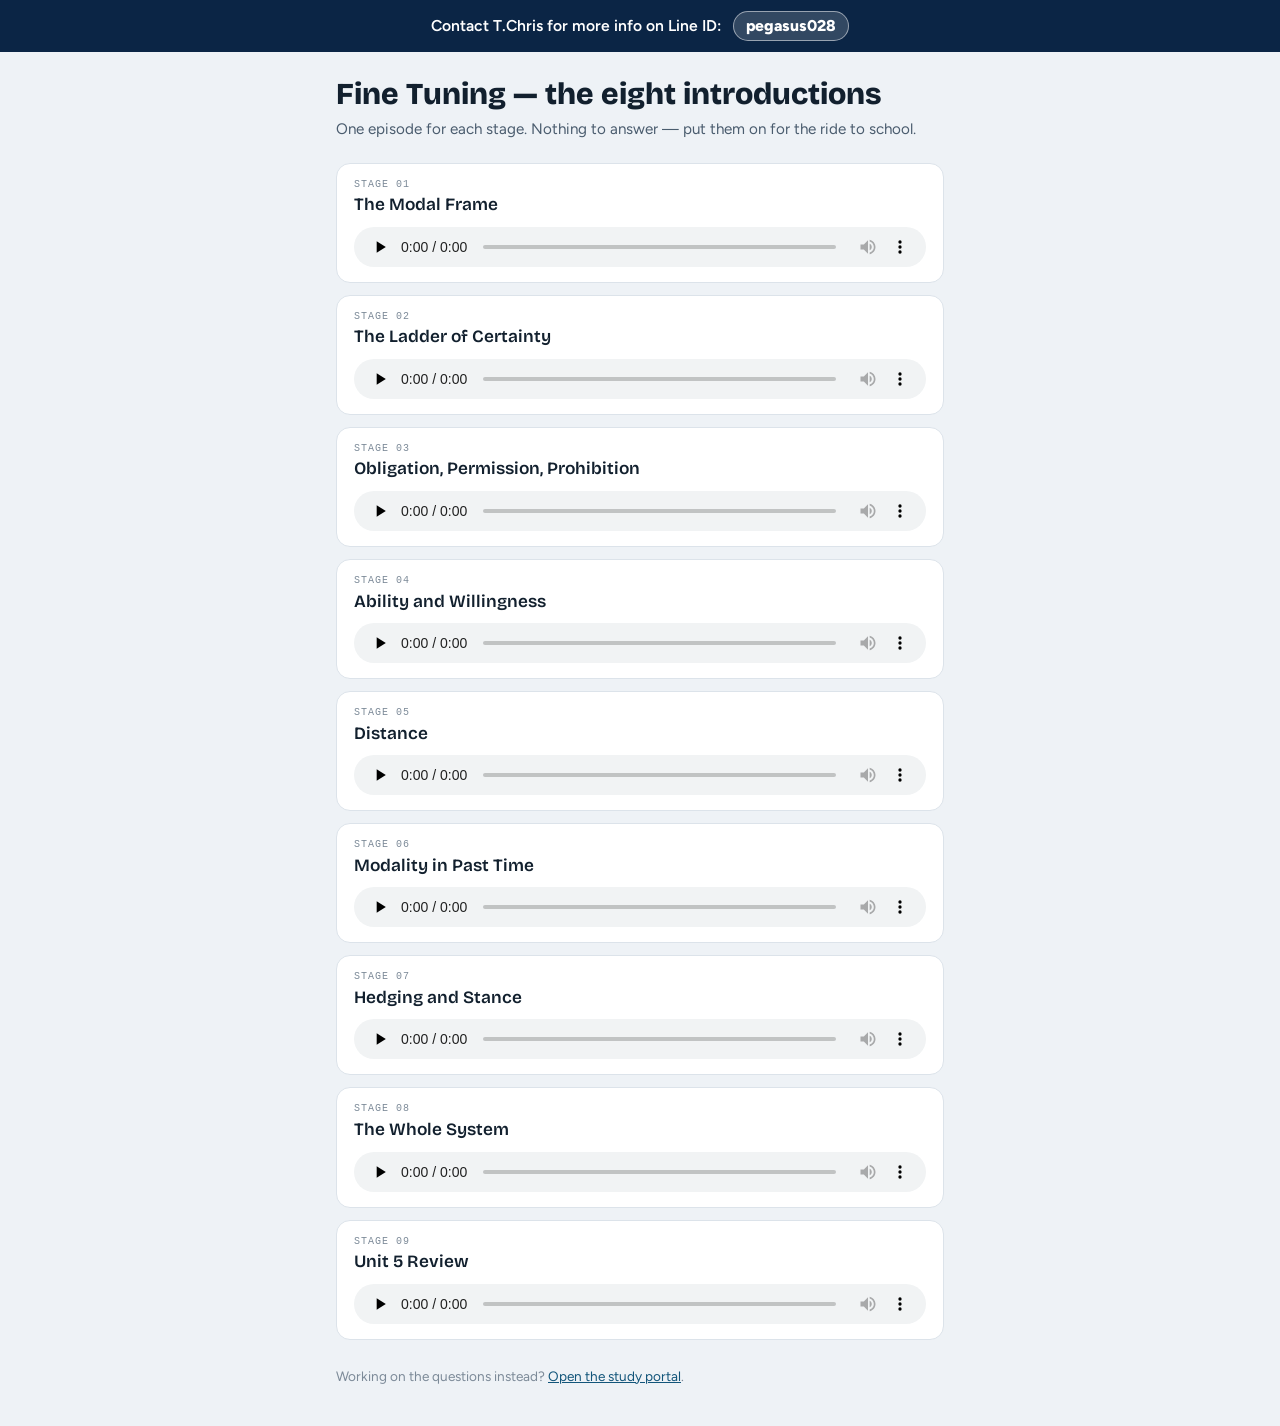
<file: podcasts.html>
<!doctype html>
<html lang="en">
<head>
<meta charset="utf-8">
<meta name="viewport" content="width=device-width, initial-scale=1, viewport-fit=cover">
<title>Fine Tuning — Podcasts</title>
<meta name="description" content="The eight stage introductions for Fine Tuning, the English modal system course. Listen anywhere.">
<link rel="icon" href="data:image/svg+xml,<svg xmlns='http://www.w3.org/2000/svg' viewBox='0 0 16 16'><text y='13' font-size='13'>&#127911;</text></svg>">
<link rel="stylesheet" href="https://fonts.googleapis.com/css2?family=Bricolage+Grotesque:opsz,wght@12..96,600;12..96,800&family=Figtree:wght@400;500;600&display=swap">
<style>
/* A page for the bus. No sign-in, no navigation, nothing to decide: eight
   names and eight play buttons. It loads media.js and nothing else, so it is
   a few kilobytes over mobile data rather than the whole item bank. */
:root{
  --navy:#0B2545; --ink:#12202E; --ink-2:#4A5C6E; --ink-3:#7C8A98;
  --bg:#EEF2F6; --surface:#FFFFFF; --rule:#DCE3EA; --accent:#12557A;
  --r:14px;
}
@media (prefers-color-scheme:dark){
  :root{ --ink:#E8EEF4; --ink-2:#A8B6C2; --ink-3:#7C8A98;
         --bg:#0E1620; --surface:#16212D; --rule:#26323F; --accent:#7FC2E8; }
}
*{box-sizing:border-box;margin:0;padding:0}
html{-webkit-text-size-adjust:100%}
body{
  background:var(--bg);color:var(--ink);
  font-family:Figtree,system-ui,-apple-system,"Segoe UI",sans-serif;
  line-height:1.5;padding-bottom:40px;
}
.ribbon{
  background:var(--navy);color:#fff;padding:11px 16px;text-align:center;
  font-weight:600;font-size:.98rem;
}
.ribbon a{
  display:inline-block;color:#fff;text-decoration:none;font-weight:800;
  padding:2px 12px;border-radius:99px;margin-left:8px;
  background:rgba(255,255,255,.16);border:1.5px solid rgba(255,255,255,.5);
}
main{max-width:640px;margin:0 auto;padding:26px 16px 0}
h1{font-family:"Bricolage Grotesque",Figtree,sans-serif;font-weight:800;font-size:1.9rem;line-height:1.1}
.sub{color:var(--ink-2);font-size:.95rem;margin-top:7px}
ol{list-style:none;margin-top:22px;display:flex;flex-direction:column;gap:12px}
li{
  background:var(--surface);border:1px solid var(--rule);border-radius:var(--r);
  padding:15px 17px;display:flex;flex-direction:column;gap:11px;
}
h2{
  font-family:"Bricolage Grotesque",Figtree,sans-serif;font-weight:600;
  font-size:1.08rem;line-height:1.25;
}
h2 span{
  display:block;font-family:ui-monospace,SFMono-Regular,Menlo,monospace;
  font-size:10px;letter-spacing:.1em;color:var(--ink-3);font-weight:400;margin-bottom:3px;
}
audio{width:100%;height:40px}
.missing{font-size:.88rem;color:var(--ink-3)}
footer{max-width:640px;margin:26px auto 0;padding:0 16px;color:var(--ink-3);font-size:.85rem}
footer a{color:var(--accent)}
</style>
</head>
<body>

<div class="ribbon">Contact T.Chris for more info on Line ID:
  <a href="https://line.me/ti/p/s8-dggjcqD" target="_blank" rel="noopener">pegasus028</a>
</div>

<main>
  <h1>Fine Tuning — the eight introductions</h1>
  <p class="sub">One episode for each stage. Nothing to answer — put them on for the ride to school.</p>
  <ol id="list"></ol>
</main>

<footer>
  <p>Working on the questions instead? <a href="index.html">Open the study portal</a>.</p>
</footer>

<script src="media.js?v=2026-10-05ml"></script>
<script>
(function () {
  var list = document.getElementById('list');
  var n = 0;
  Object.keys(MEDIA).forEach(function (id) {
    var m = MEDIA[id];
    if (!m || !m.podcast) return;
    n++;
    var li = document.createElement('li');
    var h = document.createElement('h2');
    var tag = document.createElement('span');
    tag.textContent = 'STAGE ' + (n < 10 ? '0' + n : n);
    h.appendChild(tag);
    h.appendChild(document.createTextNode(m.title || id));
    li.appendChild(h);

    var a = document.createElement('audio');
    a.controls = true;
    a.preload = 'none';
    a.src = m.podcast;
    li.appendChild(a);

    /* An episode that has not been uploaded yet says so, rather than showing a
       player that does nothing when a student taps it on a moving bus. */
    var miss = document.createElement('p');
    miss.className = 'missing';
    miss.textContent = 'This episode has not been recorded yet.';
    miss.hidden = true;
    li.appendChild(miss);
    a.addEventListener('error', function () { a.hidden = true; miss.hidden = false; });

    /* Where they left off, kept in this browser only. Nothing is sent
       anywhere: this page has no sign-in and no server. */
    var key = 'mc.pod.' + id;
    a.addEventListener('loadedmetadata', function () {
      try {
        var at = parseFloat(localStorage.getItem(key) || '0');
        if (at > 5 && at < a.duration - 10) a.currentTime = at;
      } catch (e) {}
    });
    var mark = 0;
    a.addEventListener('timeupdate', function () {
      if (a.currentTime - mark < 10) return;
      mark = a.currentTime;
      try { localStorage.setItem(key, String(Math.round(a.currentTime))); } catch (e) {}
    });
    a.addEventListener('ended', function () {
      try { localStorage.removeItem(key); } catch (e) {}
    });
    /* One at a time, so tapping a second episode stops the first. */
    a.addEventListener('play', function () {
      list.querySelectorAll('audio').forEach(function (other) {
        if (other !== a) other.pause();
      });
    });

    list.appendChild(li);
  });
  if (!n) list.innerHTML = '<li class="missing">No episodes have been added yet.</li>';
})();
</script>
</body>
</html>
</file>
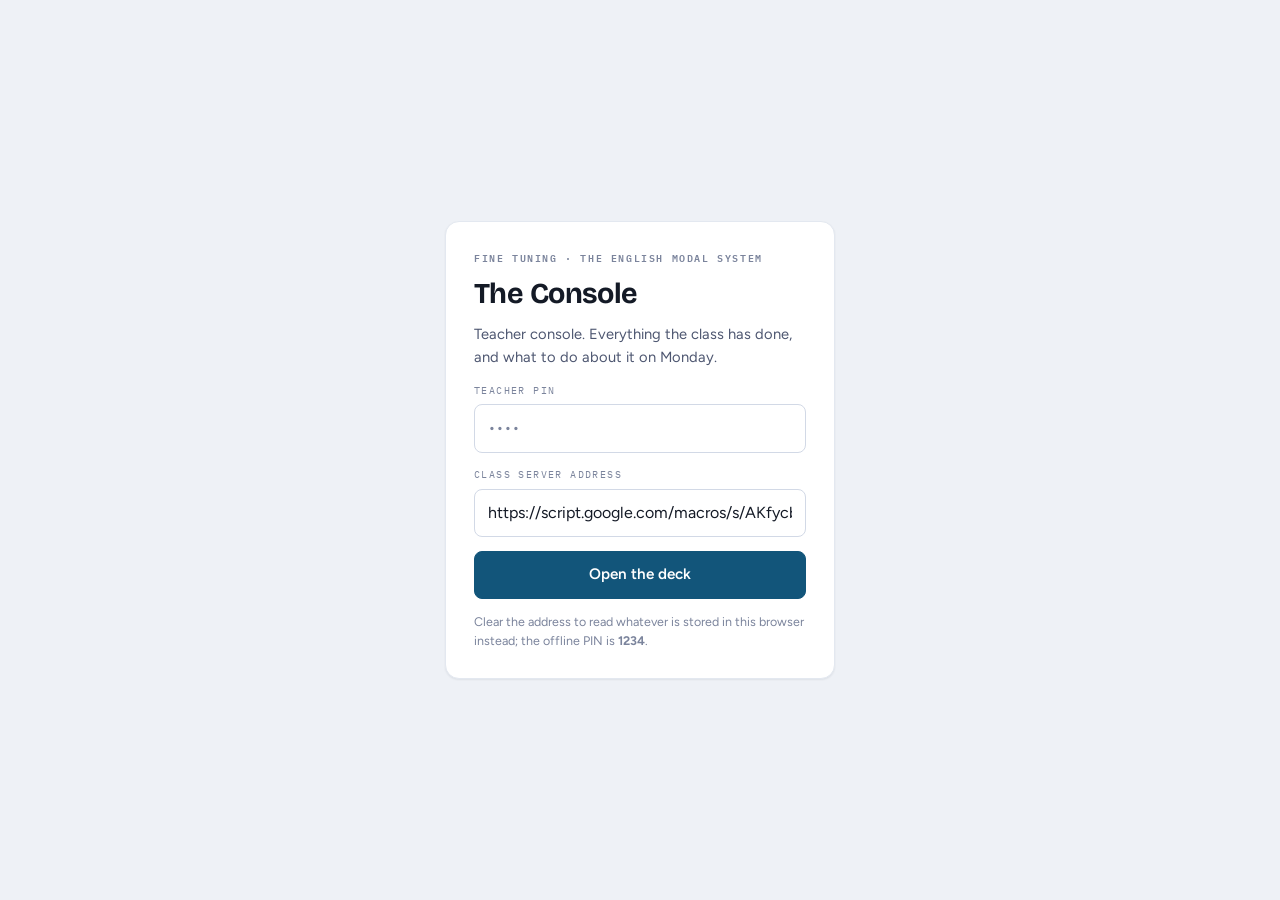
<file: teacher.html>
<!DOCTYPE html>
<html lang="en">
<head>
<meta charset="utf-8">
<meta name="viewport" content="width=device-width, initial-scale=1">
<title>Fine Tuning — The Console</title>
<link rel="icon" href="data:image/svg+xml,%3Csvg xmlns='http://www.w3.org/2000/svg' viewBox='0 0 32 32'%3E%3Crect width='32' height='32' rx='7' fill='%2312557A'/%3E%3Ccircle cx='16' cy='16' r='8' fill='none' stroke='%23E5AE4A' stroke-width='2.5'/%3E%3Ccircle cx='16' cy='16' r='2.5' fill='%23E5AE4A'/%3E%3C/svg%3E">
<link rel="preconnect" href="https://fonts.googleapis.com">
<link rel="preconnect" href="https://fonts.gstatic.com" crossorigin>
<link rel="stylesheet" href="https://fonts.googleapis.com/css2?family=Bricolage+Grotesque:opsz,wght@12..96,600;12..96,800&family=Figtree:wght@400;500;600;700&family=IBM+Plex+Mono:wght@400;600&display=swap">
<link rel="stylesheet" href="theme.css?v=2026-10-07lab">
<style>
/* ======================= TEACHER CONSOLE ============================== */
.wrap{max-width:1200px;margin:0 auto;padding-inline:16px}
.hidden{display:none!important}
.tiny{font-size:.78rem;color:var(--ink-3);line-height:1.5}

#gate{min-height:100vh;display:grid;place-items:center;padding:24px 16px}
.gatecard{width:100%;max-width:390px;padding:28px var(--pad);display:flex;flex-direction:column;gap:14px}
.gatecard h1{font-size:1.8rem;line-height:1.05}

header.top{border-bottom:1px solid var(--rule);background:var(--surface);position:sticky;top:0;z-index:30}
.top-in{max-width:1200px;margin:0 auto;padding:13px 16px;display:flex;align-items:center;gap:14px;flex-wrap:wrap}
.top-in h1{font-size:1.18rem}
.top-in .sub{font-family:var(--f-mono);font-size:9.5px;letter-spacing:.14em;text-transform:uppercase;color:var(--ink-3);display:block;margin-top:2px}

main{padding-block:20px 80px}
.grid{display:grid;grid-template-columns:1fr;gap:16px}
@media (min-width:1020px){.grid{grid-template-columns:minmax(0,1fr) minmax(0,1.4fr)}}

.panel{padding:16px var(--pad) var(--pad)}
.panel-h{display:flex;align-items:baseline;justify-content:space-between;gap:10px;margin-bottom:12px;flex-wrap:wrap}
.panel-h h2{font-size:1.08rem}

/* --------------------------------------------------------------- roster */
.roster-scroll{overflow-x:auto;border:1px solid var(--rule);border-radius:var(--r-m)}
table.roster{border-collapse:collapse;width:100%;min-width:680px;font-size:.86rem}
table.roster th{
  font-family:var(--f-mono);font-size:9px;letter-spacing:.12em;text-transform:uppercase;color:var(--ink-3);
  text-align:left;padding:9px 10px;background:var(--surface-2);white-space:nowrap;position:sticky;top:0;
}
table.roster td{padding:9px 10px;border-top:1px solid var(--rule-soft);white-space:nowrap}
table.roster tr.r{cursor:pointer}
table.roster th.sortable{cursor:pointer;user-select:none}
table.roster th.sortable:hover{color:var(--ink)}
table.roster th.sortable.on{color:var(--accent)}
table.roster tr.r:hover td{background:var(--surface-2)}
table.roster tr.sel td{background:var(--accent-soft)}
.who2{display:flex;flex-direction:column;gap:1px}
.who2 b{font-weight:600}
.who2 span{font-family:var(--f-mono);font-size:9.5px;color:var(--ink-3)}
.mini{width:64px;height:6px;background:var(--surface-3);border-radius:99px;overflow:hidden;display:inline-block;vertical-align:middle}
.mini i{display:block;height:100%;background:var(--accent)}
.flag{font-family:var(--f-mono);font-size:9px;letter-spacing:.08em;text-transform:uppercase;padding:2px 6px;border-radius:99px}
.flag.stall{background:var(--no-soft);color:var(--no)}
.flag.new{background:var(--accent-soft);color:var(--accent)}
.flag.fly{background:var(--ok-soft);color:var(--ok)}

/* ---------------------------------------------------------- disclosure */
details.disc{border:1px solid var(--rule);border-radius:var(--r-m);margin-bottom:10px;background:var(--surface)}
details.disc>summary{
  cursor:pointer;list-style:none;padding:11px 14px;display:flex;align-items:center;gap:10px;
  font-weight:600;font-size:.92rem;
}
details.disc>summary::-webkit-details-marker{display:none}
details.disc>summary::before{content:"▸";color:var(--ink-3);transition:transform .15s}
details.disc[open]>summary::before{transform:rotate(90deg)}
details.disc>summary .count{margin-left:auto;font-family:var(--f-mono);font-size:10px;color:var(--ink-3)}
.disc-body{padding:0 14px 14px;border-top:1px solid var(--rule-soft)}
.logtable{width:100%;border-collapse:collapse;font-size:.8rem;font-family:var(--f-mono)}
.logtable th{text-align:left;padding:7px 8px;color:var(--ink-3);font-size:9px;letter-spacing:.1em;text-transform:uppercase;border-bottom:1px solid var(--rule)}
.logtable td{padding:6px 8px;border-bottom:1px solid var(--rule-soft);vertical-align:top}
.logtable tr.bad td{background:var(--no-soft)}
.logtable .g{color:var(--ink-3)}
.logscroll{max-height:340px;overflow:auto;margin-top:8px;border-radius:var(--r-s)}

/* ------------------------------------------------------------- report */
.rep-block{border-left:3px solid var(--no);padding-left:14px;margin-bottom:18px}
.rep-block.good{border-left-color:var(--ok)}
.rep-h{display:flex;align-items:baseline;gap:9px;flex-wrap:wrap;margin-bottom:6px}
.rep-h h4{font-family:var(--f-display);font-size:1rem;font-weight:700}
.rep-rate{font-family:var(--f-mono);font-size:10px;color:var(--ink-3)}
.rep-p{font-size:.9rem;line-height:1.55;color:var(--ink-2);margin-bottom:8px}
.rep-teach{font-size:.88rem;line-height:1.55;background:var(--surface-2);padding:11px 13px;border-radius:var(--r-m);margin-bottom:8px}
.rep-teach b{font-family:var(--f-mono);font-size:9px;letter-spacing:.13em;text-transform:uppercase;color:var(--ink-3);display:block;margin-bottom:5px}
.rep-acts{list-style:none;padding:0;display:flex;flex-direction:column;gap:7px}
.rep-acts li{display:flex;gap:9px;font-size:.88rem;line-height:1.5;color:var(--ink-2)}
.rep-acts li::before{content:"→";color:var(--accent);flex:0 0 auto;font-weight:700}

/* --------------------------------------------------------------- class */
.heat{display:flex;flex-direction:column;gap:5px}
.heat-row{display:grid;grid-template-columns:1fr 96px 44px;gap:10px;align-items:center;font-size:.85rem}
.heat-bar{height:9px;background:var(--surface-3);border-radius:99px;overflow:hidden}
.heat-bar i{display:block;height:100%;background:var(--no)}
.heat-n{font-family:var(--f-mono);font-size:10px;color:var(--ink-3);text-align:right}

.sysbars{display:flex;flex-direction:column;gap:6px}
.sysbar{display:grid;grid-template-columns:1fr 110px 44px;gap:10px;align-items:center;font-size:.85rem}
.sysbar-b{height:9px;background:var(--surface-3);border-radius:99px;overflow:hidden}
.sysbar-b i{display:block;height:100%;background:var(--accent)}
.sysbar-n{font-family:var(--f-mono);font-size:10px;color:var(--ink-3);text-align:right}

.tools{display:flex;gap:8px;flex-wrap:wrap;margin-left:auto}
.stat5{display:grid;grid-template-columns:repeat(2,1fr);gap:9px;margin-bottom:14px}
@media (min-width:640px){.stat5{grid-template-columns:repeat(5,1fr)}}
.stat{background:var(--surface-2);border-radius:var(--r-m);padding:11px 13px}
.stat b{display:block;font-family:var(--f-display);font-size:1.5rem;font-weight:800;line-height:1.1;font-variant-numeric:tabular-nums}
.stat span{font-family:var(--f-mono);font-size:9px;letter-spacing:.11em;text-transform:uppercase;color:var(--ink-3)}

.mocktable{width:100%;border-collapse:collapse;font-size:.85rem;margin-top:8px}
.mocktable th{font-family:var(--f-mono);font-size:9px;letter-spacing:.11em;text-transform:uppercase;color:var(--ink-3);text-align:left;padding:7px 8px;border-bottom:1px solid var(--rule)}
.mocktable td{padding:7px 8px;border-bottom:1px solid var(--rule-soft)}
.mocktable td.n{font-family:var(--f-mono);text-align:right;font-variant-numeric:tabular-nums}
.mocktable tr.low td{background:var(--no-soft)}

/* --------------------------------------------------------------- print */
#printable{display:none}
@media print{
  body>*{display:none!important}
  #printable{display:block!important;padding:0;font-family:Georgia,serif;color:#000;background:#fff}
  #printable .pq{page-break-inside:avoid;margin-bottom:16px}
  #printable .key{page-break-before:always}
  #printable h2{font-size:16pt;margin:0 0 4pt}
  #printable .meta{font-size:9pt;color:#444;margin-bottom:14pt}
  #printable .pq b{font-size:11pt}
  #printable .pq ol{margin:4pt 0 0 18pt;font-size:11pt}
  #printable .pq .ctx{font-size:10pt;font-style:italic;margin:2pt 0}
  #printable table{border-collapse:collapse;font-size:9.5pt;margin:4pt 0}
  #printable table td,#printable table th{border:1px solid #999;padding:2pt 6pt}
}
.empty{padding:30px 18px;text-align:center;color:var(--ink-3);font-size:.92rem}
.msg{font-size:.88rem;padding:10px 12px;border-radius:var(--r-m)}
.msg.bad{background:var(--no-soft);color:var(--no)}
.modebar{
  max-width:1200px;margin:10px auto 0;padding:9px 14px;border-radius:var(--r-m);
  background:var(--gold-soft);color:var(--gold);font-size:.82rem;display:flex;gap:10px;
  align-items:center;justify-content:space-between;flex-wrap:wrap;
}
.modebar b{font-family:var(--f-mono);font-size:9.5px;letter-spacing:.12em;text-transform:uppercase}
</style>
</head>
<body>

<div id="gate">
  <div class="card gatecard">
    <p class="kicker">Fine Tuning · The English Modal System</p>
    <h1>The Console</h1>
    <p style="color:var(--ink-2);font-size:.92rem">Teacher console. Everything the class has done, and what to do about it on Monday.</p>
    <div class="field"><label for="pin">Teacher PIN</label>
      <input type="password" id="pin" placeholder="••••" autocomplete="current-password"></div>
    <div class="field"><label for="url">Class server address</label>
      <input type="text" id="url" placeholder="https://script.google.com/macros/s/…/exec" spellcheck="false"></div>
    <div id="gate-msg" class="msg bad hidden"></div>
    <button class="btn primary wide" id="gate-go">Open the deck</button>
    <p class="tiny">Clear the address to read whatever is stored in this browser instead; the offline PIN is <strong>1234</strong>.</p>
  </div>
</div>

<div id="app" class="hidden">
  <header class="top">
    <div class="top-in">
      <div>
        <h1>The Console</h1>
        <span class="sub" id="top-sub">—</span>
      </div>
      <div class="tools">
        <button class="btn sm" id="t-refresh">Refresh</button>
        <button class="btn sm" id="t-csv">Export CSV</button>
        <button class="btn sm ghost" id="t-out">Close</button>
      </div>
    </div>
  </header>
  <div id="modebar-slot"></div>

  <main class="wrap">
    <div class="stat5" id="stats"></div>
    <div class="grid">
      <div class="card panel">
        <div class="panel-h"><h2>Class roster</h2><span class="kicker" id="roster-n"></span></div>
        <input type="text" id="q" placeholder="Filter by name or student ID" spellcheck="false" style="margin-bottom:10px">
        <div class="roster-scroll"><table class="roster" id="roster"></table></div>
        <div style="margin-top:18px">
          <div class="panel-h"><h2 style="font-size:.98rem">Where the class is losing marks</h2></div>
          <div class="heat" id="heat"></div>
        </div>
        <div style="margin-top:18px">
          <div class="panel-h"><h2 style="font-size:.98rem">The eight stages, class mean</h2></div>
          <div class="sysbars" id="sysbars"></div>
        </div>
      </div>
      <div class="card panel" id="detail"><div class="empty">Select a student to see their log, their diagnosis, their simulation results, and to set them a paper.</div></div>
    </div>
  </main>
</div>

<div id="printable"></div>
<div id="toast-slot"></div>

<!-- ===================================================================
     CLASS SERVER — paste your /exec URL between the quotes.
     =================================================================== -->
<script>window.MC_API_URL = 'https://script.google.com/macros/s/AKfycbzMjkf-r9gOMga61DUp0kRrxZ1zAOQmR7k2xhbr7VAMRTkaGO3Rds98rcsNNsvwBG1V/exec';</script>

<script src="content.js?v=2026-10-07lab"></script>
<script src="topic-s1.js?v=2026-10-07lab"></script>
<script src="topic-s2.js?v=2026-10-07lab"></script>
<script src="topic-s3.js?v=2026-10-07lab"></script>
<script src="topic-s4.js?v=2026-10-07lab"></script>
<script src="topic-s5.js?v=2026-10-07lab"></script>
<script src="topic-s6.js?v=2026-10-07lab"></script>
<script src="topic-s7.js?v=2026-10-07lab"></script>
<script src="topic-s8.js?v=2026-10-07lab"></script>
<script src="topic-s9.js?v=2026-10-07lab"></script>
<script src="topic-s10.js?v=2026-10-07lab"></script>
<script src="media.js?v=2026-10-07lab"></script>
<script src="test-1.js?v=2026-10-07lab"></script>
<script src="test-2.js?v=2026-10-07lab"></script>
<script src="test-3.js?v=2026-10-07lab"></script>
<script src="content-export.js?v=2026-10-07lab"></script>
<script src="engine.js?v=2026-10-07lab"></script>
<script src="api.js?v=2026-10-07lab"></script>
<script src="teacher.js?v=2026-10-07lab"></script>
</body>
</html>
</file>
<file: theme.css>
/* ===========================================================================
   FINE TUNING — theme.css
   Shared tokens and item components for the student and teacher consoles.
   Three theme states: bare :root (light), prefers-color-scheme, [data-theme].
   =========================================================================== */

:root{
  --ground:#EEF1F6;
  --surface:#FFFFFF;
  --surface-2:#E4E9F2;
  --surface-3:#D6DDEA;
  --ink:#141A26;
  --ink-2:#4E5771;
  --ink-3:#7B849C;
  --rule:#D2D9E6;
  --rule-soft:#E3E8F0;
  --accent:#12557A;
  --accent-ink:#FFFFFF;
  --accent-soft:rgba(18,85,122,.10);
  --accent-line:rgba(18,85,122,.34);
  --gold:#9A6206;
  --gold-soft:rgba(154,98,6,.13);
  --ok:#186B4E;
  --ok-soft:rgba(24,107,78,.11);
  --no:#AE3A22;
  --no-soft:rgba(174,58,34,.10);
  --shadow-s:0 1px 2px rgba(20,26,38,.07);
  --shadow-m:0 2px 10px rgba(20,26,38,.09);
  --shadow-l:0 12px 32px rgba(20,26,38,.16);

  --f-display:"Bricolage Grotesque","Figtree","Helvetica Neue",Arial,sans-serif;
  --f-ui:"Figtree","Helvetica Neue",Arial,sans-serif;
  --f-mono:"IBM Plex Mono","SFMono-Regular",Consolas,monospace;

  --r-s:4px; --r-m:8px; --r-l:14px;
  --pad:clamp(16px,4vw,28px);
}
@media (prefers-color-scheme: dark){
  :root:not([data-theme="light"]){
    --ground:#0B0F17;
    --surface:#141A26;
    --surface-2:#1B2333;
    --surface-3:#242E42;
    --ink:#E4E9F2;
    --ink-2:#9AA4BC;
    --ink-3:#737D96;
    --rule:#28324a;
    --rule-soft:#1F2739;
    --accent:#63B9E0;
    --accent-ink:#0B121C;
    --accent-soft:rgba(99,185,224,.15);
    --accent-line:rgba(99,185,224,.42);
    --gold:#E5AE4A;
    --gold-soft:rgba(229,174,74,.15);
    --ok:#4FBE8B;
    --ok-soft:rgba(79,190,139,.14);
    --no:#F07A5E;
    --no-soft:rgba(240,122,94,.14);
    --shadow-s:0 1px 2px rgba(0,0,0,.4);
    --shadow-m:0 2px 10px rgba(0,0,0,.45);
    --shadow-l:0 12px 32px rgba(0,0,0,.55);
  }
}
:root[data-theme="dark"]{
  --ground:#0B0F17; --surface:#141A26; --surface-2:#1B2333; --surface-3:#242E42;
  --ink:#E4E9F2; --ink-2:#9AA4BC; --ink-3:#737D96; --rule:#28324a; --rule-soft:#1F2739;
  --accent:#63B9E0; --accent-ink:#0B121C; --accent-soft:rgba(99,185,224,.15); --accent-line:rgba(99,185,224,.42);
  --gold:#E5AE4A; --gold-soft:rgba(229,174,74,.15);
  --ok:#4FBE8B; --ok-soft:rgba(79,190,139,.14);
  --no:#F07A5E; --no-soft:rgba(240,122,94,.14);
  --shadow-s:0 1px 2px rgba(0,0,0,.4); --shadow-m:0 2px 10px rgba(0,0,0,.45); --shadow-l:0 12px 32px rgba(0,0,0,.55);
}

*{box-sizing:border-box}
html{-webkit-text-size-adjust:100%}
body{
  margin:0; background:var(--ground); color:var(--ink);
  font-family:var(--f-ui); font-size:16px; line-height:1.55;
  -webkit-font-smoothing:antialiased;
}
h1,h2,h3,h4{font-family:var(--f-display);letter-spacing:-.02em;text-wrap:balance;margin:0}
p{margin:0}
button{font:inherit;color:inherit}
a{color:var(--accent)}
:focus-visible{outline:2px solid var(--accent);outline-offset:2px;border-radius:var(--r-s)}
.num{font-variant-numeric:tabular-nums}

/* ---------------------------------------------------------------- labels */
.kicker{
  font-family:var(--f-mono);font-size:10px;font-weight:600;letter-spacing:.16em;
  text-transform:uppercase;color:var(--ink-3);
}
.pill{
  display:inline-flex;align-items:center;gap:6px;
  font-family:var(--f-mono);font-size:10px;font-weight:600;letter-spacing:.1em;
  text-transform:uppercase;padding:3px 8px;border-radius:999px;
  background:var(--surface-2);color:var(--ink-2);white-space:nowrap;
}
.pill.on{background:var(--accent-soft);color:var(--accent)}
.pill.good{background:var(--ok-soft);color:var(--ok)}
.pill.bad{background:var(--no-soft);color:var(--no)}
.pill.gold{background:var(--gold-soft);color:var(--gold)}

/* --------------------------------------------------------------- buttons */
.btn{
  display:inline-flex;align-items:center;justify-content:center;gap:8px;
  padding:11px 18px;border-radius:var(--r-m);border:1px solid var(--rule);
  background:var(--surface);color:var(--ink);font-weight:600;font-size:.95rem;
  cursor:pointer;transition:background .13s,border-color .13s,transform .08s;
}
.btn:hover{background:var(--surface-2)}
.btn:active{transform:translateY(1px)}
.btn[disabled]{opacity:.45;cursor:not-allowed}
.btn.primary{background:var(--accent);border-color:var(--accent);color:var(--accent-ink)}
.btn.primary:hover{filter:brightness(1.1)}
.btn.ghost{background:transparent;border-color:transparent;color:var(--ink-2)}
.btn.ghost:hover{background:var(--surface-2);color:var(--ink)}
.btn.sm{padding:7px 12px;font-size:.85rem}
.btn.wide{width:100%}

/* --------------------------------------------------------------- inputs */
.field{display:flex;flex-direction:column;gap:6px}
.field label{font-family:var(--f-mono);font-size:10px;letter-spacing:.14em;text-transform:uppercase;color:var(--ink-3)}
input[type=text],input[type=password],select,textarea{
  font:inherit;padding:11px 13px;border-radius:var(--r-m);
  border:1px solid var(--rule);background:var(--surface);color:var(--ink);width:100%;
}
input::placeholder{color:var(--ink-3)}

/* ----------------------------------------------------------------- cards */
.card{
  background:var(--surface);border:1px solid var(--rule-soft);
  border-radius:var(--r-l);box-shadow:var(--shadow-s);
}

/* ------------------------------------------------------- item components */
.given{
  display:flex;gap:12px;align-items:flex-start;
  background:var(--surface-2);border-radius:var(--r-m);padding:12px 14px;margin-bottom:14px;
}
.given-k{
  font-family:var(--f-mono);font-size:9px;letter-spacing:.16em;text-transform:uppercase;
  color:var(--ink-3);padding-top:5px;flex:0 0 auto;
}
.given-t{font-size:1.02rem;font-style:italic}
.stem{font-size:1.06rem;line-height:1.45;margin:0 0 16px 0;font-weight:500}
.stem ol,.stem ul{margin:10px 0 0 0;padding-left:0;list-style:none;display:flex;flex-direction:column;gap:6px}
.stem li{display:flex;gap:10px;font-weight:400;font-size:1rem;line-height:1.45}
.stem li b{font-family:var(--f-mono);font-size:.82rem;color:var(--accent);flex:0 0 14px}

/* ------------------------------------------------------------- passages */
.passage{
  background:var(--surface-2);border-radius:var(--r-m);border-left:3px solid var(--accent-line);
  padding:14px 16px;margin-bottom:16px;font-size:.98rem;line-height:1.62;
}
.passage.read{max-height:none}
.passage p{margin-bottom:.7em}
.passage p:last-child{margin-bottom:0}
.psource{font-size:.75rem;color:var(--ink-3);font-style:italic;line-height:1.4}
.gapno{
  display:inline-flex;align-items:center;gap:1px;height:22px;padding:0 5px;
  border-radius:var(--r-s);background:var(--surface-3);color:var(--ink-3);
  font-family:var(--f-mono);font-size:11px;font-weight:600;vertical-align:baseline;
  transform:translateY(2px);white-space:nowrap;
}
.gapno i{font-style:normal;opacity:.55;letter-spacing:-.5px}
.gapno.on{background:var(--accent);color:var(--accent-ink);box-shadow:0 0 0 3px var(--accent-soft)}
.gapno.on i{opacity:.8}

.dialogue{display:flex;flex-direction:column;gap:9px;margin-bottom:16px}
.dline{display:flex;gap:12px;align-items:flex-start}
.dline .who{
  font-family:var(--f-mono);font-size:11px;font-weight:600;color:var(--accent);
  flex:0 0 76px;text-align:right;padding-top:3px;
}
.dline .said{font-size:1rem;line-height:1.5}
.blank{
  display:inline-block;min-width:54px;text-align:center;border-bottom:2px solid var(--accent-line);
  color:var(--accent);font-weight:700;
}

.tbl-scroll{overflow-x:auto;margin-bottom:16px;border-radius:var(--r-m);border:1px solid var(--rule)}
.tbl{border-collapse:collapse;width:100%;min-width:360px;font-size:.92rem}
.tbl th{
  font-family:var(--f-mono);font-size:9.5px;letter-spacing:.13em;text-transform:uppercase;
  color:var(--ink-3);text-align:left;padding:9px 14px;background:var(--surface-2);white-space:nowrap;
}
.tbl td{padding:9px 14px;border-top:1px solid var(--rule-soft)}

.opts{display:flex;flex-direction:column;gap:8px}
.opt{
  display:flex;gap:12px;align-items:flex-start;text-align:left;width:100%;
  padding:12px 14px;border:1px solid var(--rule);border-radius:var(--r-m);
  background:var(--surface);cursor:pointer;transition:border-color .12s,background .12s;
}
.opt:hover:not([disabled]){border-color:var(--accent-line);background:var(--accent-soft)}
.opt-k{
  font-family:var(--f-mono);font-size:11px;font-weight:600;color:var(--ink-3);
  flex:0 0 auto;padding-top:3px;width:14px;
}
.opt-t{font-size:.98rem;line-height:1.45}
.opt.sel{border-color:var(--accent);background:var(--accent-soft);box-shadow:inset 0 0 0 1px var(--accent)}
.opt.sel .opt-k{color:var(--accent)}
.opt.right{border-color:var(--ok);background:var(--ok-soft)}
.opt.right .opt-k{color:var(--ok)}
.opt.wrong{border-color:var(--no);background:var(--no-soft)}
.opt.wrong .opt-k{color:var(--no)}
.opt[disabled]{cursor:default;opacity:1}

/* ------------------------------------------- error identification (spot) */
.segs{display:flex;flex-wrap:wrap;gap:8px}
.seg{
  display:flex;gap:8px;align-items:flex-start;text-align:left;
  padding:10px 13px;border:1px solid var(--rule);border-radius:var(--r-m);
  background:var(--surface);cursor:pointer;font-size:.98rem;line-height:1.4;
  transition:border-color .12s,background .12s;flex:1 1 220px;
}
.seg:hover:not([disabled]){border-color:var(--accent-line);background:var(--accent-soft)}
.seg-n{font-family:var(--f-mono);font-size:10px;font-weight:600;color:var(--ink-3);padding-top:3px;flex:0 0 auto}
.seg.sel{border-color:var(--accent);background:var(--accent-soft);box-shadow:inset 0 0 0 1px var(--accent)}
.seg.right{border-color:var(--ok);background:var(--ok-soft)}
.seg.right .seg-n{color:var(--ok)}
.seg.wrong{border-color:var(--no);background:var(--no-soft)}
.seg.wrong .seg-n{color:var(--no)}
.seg[disabled]{cursor:default}
.fixnote{
  margin-top:12px;font-size:.88rem;color:var(--ink-2);
  background:var(--surface-2);padding:10px 13px;border-radius:var(--r-m);
}

/* --------------------------------------------------- build / order tiles */
.slot,.rank-slot{
  min-height:58px;display:flex;flex-wrap:wrap;gap:6px;align-items:center;
  padding:12px;border-radius:var(--r-m);border:1px dashed var(--rule);
  background:var(--surface-2);margin-bottom:12px;
}
.rank-slot{flex-direction:column;align-items:stretch}
.slot-hint{color:var(--ink-3);font-size:.88rem;font-family:var(--f-mono)}
.tiles{display:flex;flex-wrap:wrap;gap:6px}
.tile{
  padding:8px 12px;border:1px solid var(--rule);border-radius:var(--r-s);
  background:var(--surface);cursor:pointer;font-size:.98rem;
}
.tile:hover:not([disabled]){border-color:var(--accent-line)}
.tile.in{background:var(--accent-soft);border-color:var(--accent-line);color:var(--accent);font-weight:600}
.tile.used{opacity:.25;cursor:default}
.rank-pool{display:flex;flex-direction:column;gap:6px}
.rank{
  display:flex;gap:10px;align-items:flex-start;text-align:left;padding:10px 13px;
  border:1px solid var(--rule);border-radius:var(--r-m);background:var(--surface);
  cursor:pointer;font-size:.95rem;line-height:1.45;
}
.rank.in{background:var(--accent-soft);border-color:var(--accent-line)}
.rank.used{opacity:.25;cursor:default}
.rank.right{border-color:var(--ok);background:var(--ok-soft)}
.rank.wrong{border-color:var(--no);background:var(--no-soft)}
.rank-n{font-family:var(--f-mono);font-size:11px;font-weight:700;color:var(--accent);width:18px;flex:0 0 auto}

/* -------------------------------------------------------- sorting boxes */
.sort-pool{
  display:flex;flex-wrap:wrap;gap:7px;justify-content:center;
  padding:14px 12px;border-radius:var(--r-m);background:var(--surface-2);
  margin-bottom:14px;min-height:56px;align-items:center;transition:opacity .2s;
}
.sort-pool.spent{opacity:.35}
.chip-i{
  padding:8px 13px;border:1px solid var(--rule);border-radius:99px;background:var(--surface);
  cursor:pointer;font-size:.93rem;font-weight:500;transition:transform .12s,border-color .12s;
}
.chip-i:hover:not([disabled]){border-color:var(--accent-line)}
.chip-i.armed{
  border-color:var(--accent);background:var(--accent);color:var(--accent-ink);
  transform:translateY(-2px) scale(1.04);box-shadow:var(--shadow-m);
}
.chip-i.gone{visibility:hidden;pointer-events:none}
.chip-i.in{background:var(--surface);border-color:var(--accent-line)}
.chip-i.right{background:var(--ok-soft);border-color:var(--ok);color:var(--ok);font-weight:600}
.chip-i.wrong{background:var(--no-soft);border-color:var(--no);color:var(--no);text-decoration:line-through}
.sort-bins{display:grid;grid-template-columns:1fr;gap:10px}
@media (min-width:520px){.sort-bins{grid-template-columns:repeat(var(--cols,2),1fr)}}
.sort-bin{
  border:2px dashed var(--rule);border-radius:var(--r-m);padding:11px;cursor:default;
  display:flex;flex-direction:column;gap:9px;min-height:118px;transition:border-color .15s,background .15s;
}
.sort-bin.ready{border-color:var(--accent-line);background:var(--accent-soft);cursor:pointer}
.sort-bin.ready:hover{border-color:var(--accent)}
.sort-h b{display:block;font-family:var(--f-display);font-weight:700;font-size:.98rem}
.sort-h span{
  display:block;font-family:var(--f-mono);font-size:9px;letter-spacing:.1em;
  text-transform:uppercase;color:var(--ink-3);margin-top:2px;
}
.sort-drop{display:flex;flex-wrap:wrap;gap:6px;align-content:flex-start;flex:1}
.sort-empty{font-family:var(--f-mono);font-size:9.5px;letter-spacing:.06em;color:var(--ink-3);align-self:center;margin:0 auto}
.sort-done{font-family:var(--f-mono);font-size:9.5px;letter-spacing:.1em;text-transform:uppercase;color:var(--accent)}

/* -------------------------------------------------------------- feedback */
.verdict{border-radius:var(--r-m);padding:14px 16px;display:flex;flex-direction:column;gap:8px}
.verdict.ok{background:var(--ok-soft);border:1px solid var(--ok)}
.verdict.no{background:var(--no-soft);border:1px solid var(--no)}
.verdict-h{display:flex;align-items:center;gap:9px;font-family:var(--f-display);font-weight:700;font-size:1.02rem}
.verdict.ok .verdict-h{color:var(--ok)}
.verdict.no .verdict-h{color:var(--no)}
.verdict-w{font-size:.94rem;line-height:1.55;color:var(--ink-2)}
.verdict-w em{font-style:italic;color:var(--ink)}
.verdict-w strong{color:var(--ink)}
.verdict-exp{font-size:.88rem;font-family:var(--f-mono);color:var(--ink-2);line-height:1.5}

/* ------------------------------------------------------------- artwork */
.artband{
  margin:calc(-1 * var(--pad)) calc(-1 * var(--pad)) 18px;
  height:96px;overflow:hidden;border-radius:var(--r-l) var(--r-l) 0 0;
  background:var(--accent-soft);
}
.artband svg.art{display:block;width:100%;height:100%}

@media (prefers-reduced-motion:reduce){*{animation:none!important;transition:none!important}}

/* ===========================================================================
   LESSON LENSES · MODAL LAB  (Oct 2026)
   Lens tabs, mind maps, stories, chants and moves are ported from TCAS70
   Launchpad so the two apps feel the same; the dial, rule board and arcade
   are new to Fine Tuning.
   =========================================================================== */
.muted{color:var(--ink-2);font-size:.93rem;line-height:1.55}
.dline.dsit{font-style:italic;color:var(--ink-2);border-bottom:1px dashed var(--rule);padding-bottom:6px;margin-bottom:4px}
.dline.dsit .who{color:var(--gold)}
/* lessons */
.lesson-tabs{display:flex;flex-wrap:wrap;gap:6px;margin:10px 0 14px}
.ltab{border:1px solid var(--rule);background:var(--surface-2);color:var(--ink-2);border-radius:99px;padding:6px 12px;font:600 .82rem var(--f-ui);cursor:pointer}
.ltab:hover{border-color:var(--accent-line)}
.ltab.on{background:var(--accent);border-color:var(--accent);color:var(--accent-ink)}
.lens{border-radius:var(--r-m);padding:12px 14px;margin:12px 0;border-left:4px solid var(--accent);background:var(--accent-soft)}
.lens p{margin:4px 0 0;line-height:1.55}
.lens.trap{border-left-color:var(--no);background:var(--no-soft)}
.lens.analogy{border-left-color:var(--gold);background:var(--gold-soft)}
.lens.thai p{font-size:1.05rem;line-height:1.85}
.lens-k{font:600 .74rem var(--f-mono);letter-spacing:.08em;text-transform:uppercase;color:var(--ink-2)}
.mm-wrap{overflow-x:auto;-webkit-overflow-scrolling:touch}
.mindmap{width:100%;min-width:640px;height:auto}
.mm-center{fill:var(--accent-ink);font:700 14px var(--f-display)}
.mm-branch{fill:var(--ink);font:600 12px var(--f-ui)}
.mm-leaf{fill:var(--ink-2);font:11px var(--f-ui)}
.mm-list{font-size:.88rem;color:var(--ink-2);margin-top:8px}
.mm-list div{margin:3px 0}
.story{display:grid;gap:10px}
.story .panel{position:relative;border:2px solid var(--ink);border-radius:14px;padding:10px 14px 10px 44px;background:var(--surface);box-shadow:4px 4px 0 var(--accent-line)}
.story .panel.p1{box-shadow:4px 4px 0 var(--gold)}
.story .panel.p2{box-shadow:4px 4px 0 var(--ok)}
.story .panel.p3{box-shadow:4px 4px 0 var(--no)}
.story .pn{position:absolute;left:10px;top:10px;width:24px;height:24px;border-radius:50%;background:var(--accent);color:var(--accent-ink);font:700 .78rem/24px var(--f-mono);text-align:center}
.story .panel p{margin:4px 0 0}
.story .moral{font-weight:600;color:var(--gold);margin-top:4px}
.chant .beat{font:.8rem var(--f-mono);color:var(--ink-3);margin:4px 0 8px}
.chant .lyrics{font:600 1.05rem/1.9 var(--f-display);background:var(--surface-2);border-radius:var(--r-m);padding:12px 16px;margin-bottom:10px}
.moves .move{display:flex;gap:12px;align-items:flex-start;margin:10px 0}
.moves .mn{flex:none;width:30px;height:30px;border-radius:50%;background:var(--gold);color:var(--surface);font:700 .9rem/30px var(--f-mono);text-align:center}
.moves p{margin:2px 0 0;color:var(--ink-2)}
.lesson-pane{margin-bottom:16px}

/* modal lab: home */
.lab-h{font-family:var(--f-display);font-size:1.1rem;margin:22px 0 4px}
.lab-sub{margin:0 0 4px}
.speedlab,.sprint-card,.fc-panel{padding:var(--pad);display:flex;flex-direction:column;gap:8px}
.speedlab .artband{margin:calc(-1 * var(--pad)) calc(-1 * var(--pad)) 6px}
.sprint-grid{display:grid;grid-template-columns:repeat(auto-fit,minmax(230px,1fr));gap:12px;margin:12px 0}
.sprint-card .sp-h{display:flex;justify-content:space-between;align-items:center;gap:8px}
.sprint-card p{font-size:.88rem;color:var(--ink-2);margin:0;line-height:1.5}
.sprint-card .btn{align-self:flex-start;margin-top:auto}
.sprint-clock{font:700 .95rem var(--f-mono);background:var(--accent);color:var(--accent-ink);border-radius:99px;padding:3px 10px}
.sprint-clock.low{background:var(--no);color:var(--surface)}
.fc-panel{margin-top:12px}
.boxes{display:grid;grid-template-columns:repeat(6,1fr);gap:6px;margin:6px 0}
.boxes div{background:var(--surface-2);border-radius:var(--r-m);padding:8px 4px;text-align:center}
.boxes b{display:block;font:700 1.2rem var(--f-display)}
.boxes span{font-size:.72rem;color:var(--ink-3)}
.fc-themes{display:flex;flex-wrap:wrap;gap:6px}
.flashcard{margin:16px auto;max-width:520px;min-height:260px;border-radius:22px;border:2px solid var(--accent-line);background:linear-gradient(150deg,var(--surface),var(--accent-soft));box-shadow:var(--shadow-m);padding:24px;display:flex;align-items:center;justify-content:center;text-align:center;cursor:pointer}
.flashcard .fc-back{display:none}
.flashcard.flipped .fc-front{display:none}
.flashcard.flipped .fc-back{display:block}
.fc-word{font:700 1.9rem/1.2 var(--f-display);margin:12px 0}
.fc-word.sm{font-size:1.4rem}
.fc-meta{font:.74rem var(--f-mono);color:var(--ink-3);letter-spacing:.06em}
.fc-tap{display:block;font-size:.82rem;color:var(--ink-3)}
.fc-def{font-size:1.05rem}
.fc-th{font-size:1.1rem;color:var(--accent);font-weight:600}
.fc-ex{font-style:italic;color:var(--ink-2)}
.fc-rate{display:flex;gap:10px;justify-content:center;max-width:520px;margin:0 auto}
.fc-rate .btn{flex:1}

/* the dial */
.dial-card,.board-card{padding:var(--pad);display:flex;flex-direction:column;gap:12px}
.dial-scenes{display:flex;flex-wrap:wrap;gap:6px}
.chipbtn{border:1px solid var(--rule);background:var(--surface-2);color:var(--ink-2);border-radius:99px;padding:5px 11px;font:600 .8rem var(--f-ui);cursor:pointer}
.chipbtn.on{background:var(--accent-soft);border-color:var(--accent);color:var(--ink)}
.dial-wrap{max-width:420px;width:100%;margin:0 auto}
.dial-svg{width:100%;height:auto;display:block}
.dial-sec{opacity:.32;cursor:pointer;transition:opacity .15s;stroke:var(--surface);stroke-width:2}
.dial-sec:hover{opacity:.55}
.dial-sec.on{opacity:1}
.dial-sec.off{opacity:.08;cursor:not-allowed}
.dial-lab{font:700 13px var(--f-ui);fill:var(--ink);pointer-events:none;paint-order:stroke;stroke:var(--surface);stroke-width:3px;stroke-linejoin:round}
.dial-lab.off{fill:var(--ink-3)}
.dial-needle{stroke:var(--ink);stroke-width:4;stroke-linecap:round;transition:all .2s}
.dial-hub{fill:var(--ink)}
.dial-end{font:10px var(--f-mono);fill:var(--ink-3)}
.dial-range{width:100%;max-width:420px;margin:0 auto;display:block;accent-color:var(--accent)}
.dial-time{display:flex;gap:6px;justify-content:center}
.tog{border:1px solid var(--rule);background:var(--surface);color:var(--ink-2);border-radius:var(--r-m);padding:7px 16px;font:700 .82rem var(--f-mono);letter-spacing:.06em;cursor:pointer}
.tog.on{background:var(--accent);border-color:var(--accent);color:var(--accent-ink)}
.tog[disabled]{cursor:default;opacity:.8}
.dial-out{background:var(--surface-2);border-radius:var(--r-m);padding:14px 16px;text-align:center}
.dial-sent{font:600 1.3rem/1.4 var(--f-display);margin:0 0 6px}
.dial-sent.off{color:var(--ink-3)}
.dial-modal{color:var(--accent)}
.dial-sure{margin:0;color:var(--ink-2);font-size:.92rem}
.th{font-size:.98rem;color:var(--accent)}
.dial-ev{border-left:4px solid var(--gold);background:var(--gold-soft);border-radius:var(--r-m);padding:10px 14px}
.dial-ev p{margin:4px 0 0;font-size:1.02rem;line-height:1.5}

/* the rule board */
.rboard{display:grid;grid-template-columns:minmax(110px,.8fr) 1fr 1fr;gap:8px;align-items:stretch}
.rb-h{font:600 .72rem var(--f-mono);letter-spacing:.1em;text-transform:uppercase;color:var(--ink-3);padding:0 4px}
.rb-group{grid-column:1/-1;font:700 1rem var(--f-display);margin-top:10px;border-bottom:2px solid var(--accent-line);padding-bottom:4px}
.rb-label{display:flex;flex-direction:column;gap:3px;padding:8px 4px;font-size:.9rem}
.rb-label .th{font-size:.85rem}
.rb-cell{text-align:left;border:1px solid var(--rule);background:var(--surface);border-radius:var(--r-m);padding:9px 10px;display:flex;flex-direction:column;gap:6px;font:inherit;color:inherit;cursor:default}
.rb-cell.covered{cursor:pointer;background:repeating-linear-gradient(135deg,var(--surface-2),var(--surface-2) 8px,var(--surface) 8px,var(--surface) 16px);align-items:center;justify-content:center;min-height:72px}
.rb-t{display:none}
.rb-q{font:600 .8rem var(--f-mono);color:var(--ink-3)}
.rb-forms{display:flex;flex-wrap:wrap;gap:4px}
.rb-forms i{font-style:normal;font-weight:700;background:var(--accent-soft);color:var(--ink);border-radius:6px;padding:2px 7px;font-size:.88rem}
.rb-ex{font-size:.86rem;font-style:italic;line-height:1.45}
.rb-note{font-size:.78rem;color:var(--ink-2);line-height:1.45}
.rb-go{grid-column:1/-1;display:flex;gap:4px;flex-wrap:wrap;justify-content:flex-end;margin:-4px 0 2px}
.rb-go .btn{font-size:.78rem;padding:4px 8px}
@media (max-width:640px){
  .rboard{grid-template-columns:1fr 1fr}
  .rb-label{grid-column:1/-1;flex-direction:row;align-items:baseline;gap:8px;padding:6px 2px 0}
  .rb-h:first-child{display:none}
  .rb-t{display:block;font:600 .66rem var(--f-mono);letter-spacing:.1em;text-transform:uppercase;color:var(--ink-3)}
  .rb-h{display:none}
}

/* arcade */
.arc-hud{display:flex;align-items:center;gap:12px;margin-bottom:8px;flex-wrap:wrap}
.arc-lives{color:var(--no);font-size:1.2rem;letter-spacing:2px}
.arc-lives i{font-style:normal;opacity:.2}
.arc-score{font:800 1.3rem var(--f-display);font-variant-numeric:tabular-nums;flex:1}
.arc-bar{height:8px;border-radius:99px;background:var(--surface-3);overflow:hidden;margin-bottom:12px}
.arc-bar span{display:block;height:100%;background:var(--accent);transition:width .1s linear}
.arc-bar span.low{background:var(--no)}
.arc-card{gap:14px}
.arc-clue{border-left:4px solid var(--gold);background:var(--gold-soft);border-radius:var(--r-m);padding:10px 14px}
.arc-clue p{margin:4px 0 0;font-size:1.02rem;line-height:1.5}
.arc-sent{font:600 1.2rem/1.5 var(--f-display);margin:0;text-align:center}
.arc-gap{display:inline-block;min-width:80px;border-bottom:3px solid var(--accent);color:var(--accent)}
.arc-choices{display:grid;grid-template-columns:repeat(auto-fit,minmax(120px,1fr));gap:8px}
.arc-choices.long{grid-template-columns:1fr}
.arc-btn{position:relative;border:2px solid var(--rule);background:var(--surface);color:var(--ink);border-radius:var(--r-l);padding:14px 12px;font:700 1.05rem var(--f-display);cursor:pointer;display:flex;flex-direction:column;align-items:center;gap:2px;transition:transform .08s,border-color .15s}
.arc-choices.long .arc-btn{font:500 .98rem/1.4 var(--f-ui);align-items:flex-start;text-align:left;padding:12px 12px 12px 40px}
.arc-btn:hover:not([disabled]){border-color:var(--accent);transform:translateY(-1px)}
.arc-btn small{font:500 .72rem var(--f-mono);color:var(--ink-3);letter-spacing:.04em}
.arc-btn kbd{position:absolute;left:8px;top:8px;font:600 .66rem var(--f-mono);color:var(--ink-3)}
.arc-btn.right{border-color:var(--ok);background:var(--ok-soft)}
.arc-btn.wrong{border-color:var(--no);background:var(--no-soft)}
.arc-btn.dim{opacity:.45}
.arc-btn[disabled]{cursor:default}
/* Lab, October 2026 review: readable miss lists, live dial note, key hints */
.arc-actions{display:flex;gap:10px;justify-content:center;flex-wrap:wrap}
.arc-missh{margin:6px 0 0;text-align:left;width:100%}
.miss.arc-miss{display:flex;flex-direction:column;gap:5px;border-left:4px solid var(--rule)}
.miss.arc-miss.no{border-left-color:var(--no)}
.miss.arc-miss.ok{border-left-color:var(--ok)}
.miss.arc-miss b{display:inline;font:inherit;font-weight:700;text-transform:none;letter-spacing:0;color:inherit;margin:0}
.arc-ev{color:var(--ink-2);font-size:.86rem;line-height:1.45}
.arc-you{font:600 .78rem var(--f-mono);color:var(--no)}
.arc-ok{font:600 1rem/1.45 var(--f-display);color:var(--ink)}
.arc-ok .dial-modal,.arc-ok b{color:var(--ok)}
.arc-why{font-size:.88rem;color:var(--ink-2);line-height:1.5}
.dial-note{min-height:0;margin:0;text-align:center;color:var(--no)}
.dial-note:empty{display:none}
.dial-out.locked{border:1px solid var(--rule)}
.dial-out.locked.ok{border-color:var(--ok)}
.dial-out.locked.no{border-color:var(--no)}
.dial-out .lens-k{display:block;margin-bottom:4px}
.dial-keys{text-align:center;margin:8px 0 0;color:var(--ink-3)}
.dial-result{gap:10px}
.fc-rate kbd,.rb-modes kbd{font:600 .7rem var(--f-mono);opacity:.7;margin-right:4px}
.rb-modes{flex-wrap:wrap}
.rb-count{text-align:center;margin:0;color:var(--ink-3)}
@media (hover:none){.dial-keys,.fc-rate kbd{display:none}}
.result .seal{width:74px;height:74px;border-radius:50%;background:var(--gold-soft);color:var(--gold);display:grid;place-items:center;font-size:26px;border:2px solid var(--gold)}
</file>
<file: prep.css>
/* ===========================================================================
   FINE TUNING — prep.css · Unit 5 test prep tab + Decision tree tab
   =========================================================================== */
.pp-lead{color:var(--ink-2);font-size:.92rem;margin-top:4px;line-height:1.5}
.pp-cards{display:flex;flex-direction:column;gap:12px}
.pp-card{display:flex;gap:14px;background:var(--surface);border:1px solid var(--rule);border-radius:var(--r-l);padding:16px}
.pp-num{flex:0 0 40px;height:40px;border-radius:50%;background:var(--accent);color:var(--accent-ink);display:flex;align-items:center;justify-content:center;font-family:var(--f-display);font-weight:800;font-size:1.2rem}
.pp-body{flex:1;min-width:0;display:flex;flex-direction:column;gap:6px}
.pp-name{font-family:var(--f-display);font-weight:700;font-size:1.08rem}
.pp-blurb{color:var(--ink-2);font-size:.9rem;line-height:1.45}
.pp-state{font-family:var(--f-mono);font-size:11px;letter-spacing:.06em;color:var(--ink-3)}
.pp-acts{display:flex;gap:8px;flex-wrap:wrap;margin-top:4px}
.pp-note{margin-top:16px;background:var(--gold-soft);border-radius:var(--r-m);padding:12px 14px;font-size:.9rem;line-height:1.5}

.pp-top{display:flex;justify-content:space-between;align-items:center;gap:10px;flex-wrap:wrap}
.pp-score{font-family:var(--f-mono);font-size:12px;color:var(--ink-2)}
.pp-title{font-size:1.35rem;margin:8px 0 10px}
.pp-strip{display:flex;gap:4px;flex-wrap:wrap;margin-bottom:16px}
.pp-chip{border:1px solid var(--rule);background:var(--surface);border-radius:99px;padding:5px 10px;font-family:var(--f-mono);font-size:11px;cursor:pointer;color:var(--ink-2)}
.pp-chip.done{border-color:var(--ok);color:var(--ok)}
.pp-chip.on{background:var(--accent);border-color:var(--accent);color:var(--accent-ink)}
.pp-paper{font-family:var(--f-mono);font-size:10.5px;letter-spacing:.1em;text-transform:uppercase;color:var(--accent)}
.pp-sec{font-size:1.15rem;margin:6px 0 4px}
.pp-ins{color:var(--ink-2);font-size:.92rem;margin-bottom:6px}
.pp-key{font-size:.85rem;color:var(--ink-2);margin-bottom:8px}
.pp-item{background:var(--surface);border:1px solid var(--rule);border-radius:var(--r-m);padding:14px;margin:10px 0}
.pp-stem{line-height:1.55;font-size:.98rem}
.pp-gap{display:inline-block;min-width:60px;border-bottom:2px solid var(--ink-3);color:transparent}
.pp-label{display:block;font-family:var(--f-mono);font-size:11px;letter-spacing:.08em;font-weight:600;color:var(--accent);margin-bottom:2px}
.pp-opts{display:grid;grid-template-columns:repeat(2,minmax(0,1fr));gap:6px;margin-top:10px}
.pp-opts.col{grid-template-columns:minmax(0,1fr)}
.pp-opt{text-align:left;border:1px solid var(--rule);background:var(--surface-2);border-radius:var(--r-m);padding:9px 11px;font:inherit;font-size:.93rem;color:var(--ink);cursor:pointer;line-height:1.4}
.pp-opt i{font-style:normal;font-family:var(--f-mono);font-size:11px;color:var(--ink-3);margin-right:4px}
.pp-opt:hover:not([disabled]){border-color:var(--accent-line)}
.pp-opt.sel{border-color:var(--accent);background:var(--accent-soft)}
.pp-opt.right{border-color:var(--ok);background:var(--ok-soft)}
.pp-opt.wrong{border-color:var(--no);background:var(--no-soft)}
.pp-opt[disabled]{cursor:default}
.pp-tags{display:flex;gap:6px;flex-wrap:wrap;margin-top:10px;align-items:center}
.pp-tag{min-width:46px;border:1px solid var(--rule);background:var(--surface-2);border-radius:var(--r-m);padding:8px 12px;font:inherit;font-weight:700;cursor:pointer;color:var(--ink)}
.pp-tag.wide{min-width:130px}
.pp-tag.sel{border-color:var(--accent);background:var(--accent-soft);color:var(--accent)}
.pp-tag.right{border-color:var(--ok);background:var(--ok-soft);color:var(--ok)}
.pp-tag.wrong{border-color:var(--no);background:var(--no-soft);color:var(--no)}
.pp-tagline{user-select:none}
.pp-tok{cursor:pointer;border-radius:3px;padding:0 1px}
.pp-tok:hover{background:var(--accent-soft)}
.pp-tok.on{text-decoration:underline;text-decoration-thickness:2px;text-underline-offset:3px;text-decoration-color:var(--accent);background:var(--accent-soft)}
.pp-tok.clue{box-shadow:inset 0 -3px 0 var(--ok)}
.pp-use{margin-top:6px;font-size:.92rem}
.pp-modal{font-family:var(--f-mono);color:var(--accent)}
.pp-ev{margin-top:6px;font-size:.93rem;line-height:1.5;background:var(--surface-2);padding:8px 10px;border-radius:var(--r-s)}
.pp-small{font-size:.85rem;color:var(--ink-2);margin-top:8px}
.pp-write{display:flex;gap:8px;align-items:flex-end;margin-top:10px}
.pp-write textarea{flex:1;min-width:0;font:inherit;font-size:1rem;padding:9px 10px;border:1px solid var(--rule);border-radius:var(--r-m);background:var(--surface);color:var(--ink);resize:vertical}
.pp-fb{margin-top:10px;padding:10px 12px;border-radius:var(--r-m);font-size:.92rem;line-height:1.5}
.pp-fb.ok{background:var(--ok-soft)}
.pp-fb.no{background:var(--no-soft)}
.pp-fb.half{background:var(--gold-soft)}
.pp-fb.final{border-left:3px solid var(--ink-3)}
.pp-fb.ok.final{border-left-color:var(--ok)} .pp-fb.no.final{border-left-color:var(--no)} .pp-fb.half.final{border-left-color:var(--gold)}
.pp-model,.pp-polish,.pp-by{display:block;margin-top:5px}
.pp-polish{color:var(--ink-2);font-size:.86rem}
.pp-by{font-family:var(--f-mono);font-size:9.5px;letter-spacing:.1em;text-transform:uppercase;color:var(--ink-3)}
.pp-tiles{margin-top:10px;border:1px dashed var(--accent-line);border-radius:var(--r-m);padding:10px}
.pp-line{min-height:44px;display:flex;flex-wrap:wrap;gap:6px;padding:8px;background:var(--surface-2);border-radius:var(--r-s);margin:6px 0}
.pp-ph{color:var(--ink-3);font-size:.85rem;align-self:center}
.pp-pool{display:flex;flex-wrap:wrap;gap:6px;margin:8px 0}
.pp-t{border:1px solid var(--accent-line);background:var(--surface);color:var(--ink);border-radius:6px;padding:7px 10px;font:inherit;font-size:.95rem;cursor:pointer}
.pp-t.in{background:var(--accent-soft)}
.pp-tilemsg{font-size:.88rem;color:var(--no);margin-bottom:6px}
.pp-nav{display:flex;justify-content:space-between;margin-top:18px;gap:10px}
.pp-res{background:var(--surface);border:1px solid var(--rule);border-radius:var(--r-l);padding:16px}
.pp-big{font-family:var(--f-display);font-weight:800;font-size:2.6rem;line-height:1}
.pp-big small{font-size:1.1rem;color:var(--ink-3)}
.pp-miss{padding-left:18px;margin-top:6px;display:flex;flex-direction:column;gap:8px;font-size:.92rem}
.pp-miss span{color:var(--ink-2)}
@media (max-width:560px){.pp-opts{grid-template-columns:minmax(0,1fr)}.pp-write{flex-direction:column;align-items:stretch}}

/* Decision tree */
.dt-wrap{background:var(--surface);border:1px solid var(--rule);border-radius:var(--r-l);padding:16px}
.dt-path{display:flex;flex-wrap:wrap;align-items:center;gap:4px;margin-bottom:12px}
.dt-crumb{border:none;background:var(--surface-2);border-radius:99px;padding:4px 10px;font:inherit;font-size:.8rem;color:var(--ink-2);cursor:pointer}
.dt-crumb.on{background:var(--accent);color:var(--accent-ink);cursor:default}
.dt-sep{color:var(--ink-3)}
.dt-step{font-family:var(--f-mono);font-size:10px;letter-spacing:.12em;text-transform:uppercase;color:var(--accent)}
.dt-qt{font-family:var(--f-display);font-weight:700;font-size:1.3rem;margin:4px 0 6px}
.dt-hint{font-size:.88rem;color:var(--ink-2);background:var(--gold-soft);padding:8px 10px;border-radius:var(--r-s);line-height:1.5}
.dt-opts{display:flex;flex-direction:column;gap:8px;margin-top:12px}
.dt-opt{display:flex;justify-content:space-between;align-items:center;gap:10px;text-align:left;border:1px solid var(--rule);background:var(--surface-2);border-radius:var(--r-m);padding:12px 14px;font:inherit;font-size:1rem;color:var(--ink);cursor:pointer}
.dt-opt:hover{border-color:var(--accent);background:var(--accent-soft)}
.dt-opt b{color:var(--accent)}
.dt-forms{display:flex;flex-wrap:wrap;gap:6px;margin:6px 0 10px}
.dt-form{background:var(--accent);color:var(--accent-ink);border-radius:var(--r-m);padding:6px 12px;font-weight:700;font-size:1.02rem}
.dt-pat{font-family:var(--f-mono);font-size:.85rem;background:var(--surface-2);padding:8px 10px;border-radius:var(--r-s)}
.dt-ex{margin:10px 0 0 18px;display:flex;flex-direction:column;gap:6px;line-height:1.5}
.dt-trap{margin-top:10px;background:var(--no-soft);padding:8px 10px;border-radius:var(--r-s);font-size:.92rem}
.dt-extra{margin-top:8px;font-size:.9rem;color:var(--ink-2)}
.dt-acts{display:flex;gap:8px;margin-top:14px;flex-wrap:wrap}
.dt-map{margin-top:18px}
.dt-table td{vertical-align:top}
.dt-sense{font-weight:700;text-align:center}
.dt-jump{border:none;background:none;color:var(--accent);font:inherit;font-size:.86rem;text-align:left;cursor:pointer;padding:0;text-decoration:underline;text-underline-offset:2px}
</file>
